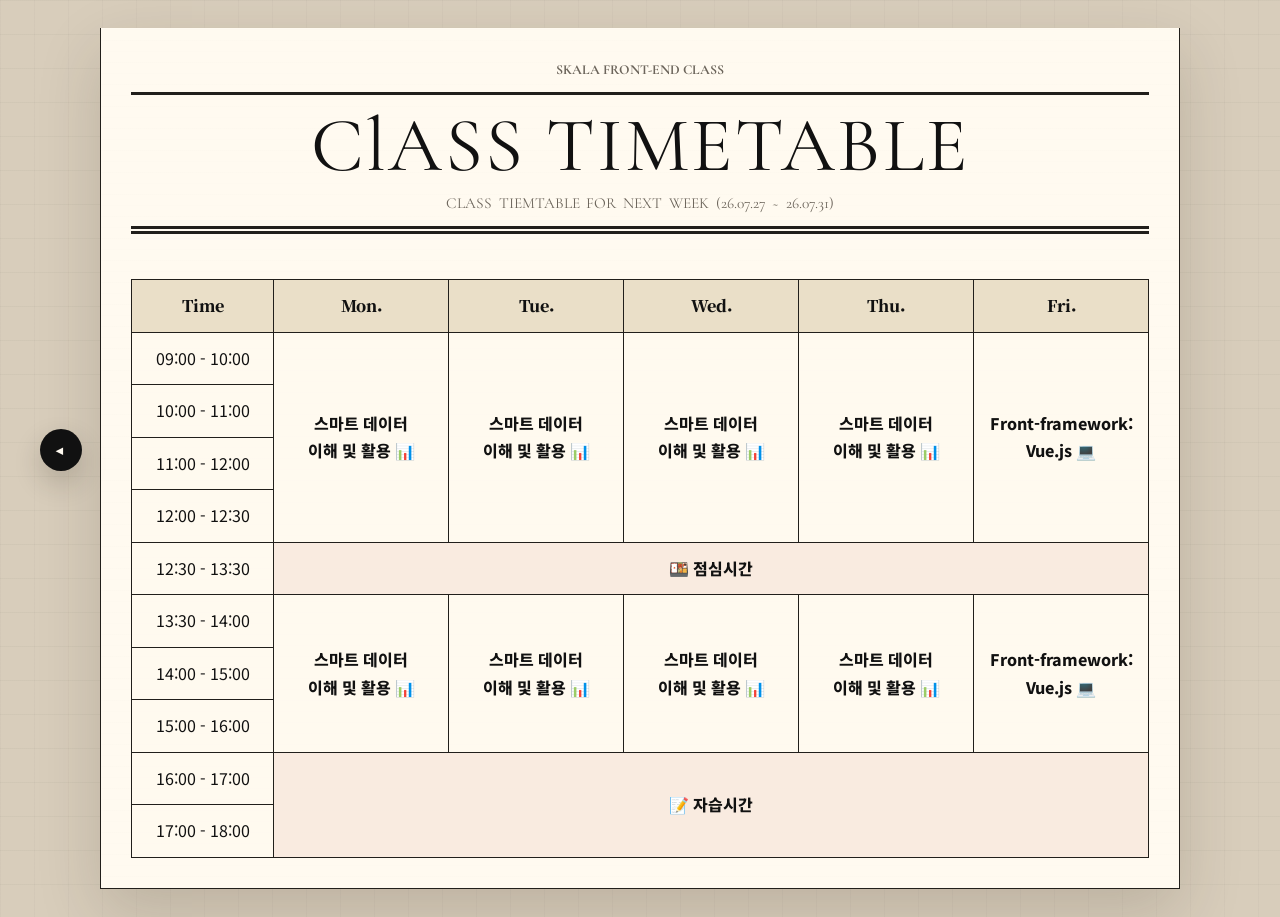
<file: html/myClass.html>
<!DOCTYPE html>
<html lang="ko">
<head>
    <meta charset="UTF-8">
    <meta name="viewport" content="width=device-width, initial-scale=1.0">
    <title>나의 강의 시간표</title>
    <link rel="stylesheet" href="../css/style.css">
    <link rel="stylesheet" href="../css/style.css?v=153">
</head>
<body class="newspaper-subpage class-page">
    <div class="container">
        <h1> ClASS TIMETABLE</h1>
        <div class="subpage-masthead-meta">
            <p>CLASS TIEMTABLE FOR NEXT WEEK  (26.07.27 ~ 26.07.31)</p>
        </div>

        <table border="1" cellpadding="10" cellspacing="0">
            <thead>
                <br>
                <tr>
                    <th>Time</th>
                    <th>Mon.</th>
                    <th>Tue.</th>
                    <th>Wed.</th>
                    <th>Thu.</th>
                    <th>Fri.</th>
                </tr>
            </thead>
            <tbody>
                <tr>
                    <td>09:00 - 10:00</td>
                    <td rowspan="4">스마트 데이터<br>이해 및 활용 📊</td>
                    <td rowspan="4">스마트 데이터<br>이해 및 활용 📊</td>
                    <td rowspan="4">스마트 데이터<br>이해 및 활용 📊</td>
                    <td rowspan="4">스마트 데이터<br>이해 및 활용 📊</td>
                    <td rowspan="4">Front-framework:<br>Vue.js 💻</td>
                </tr>
                <tr>
                    <td>10:00 - 11:00</td>
                </tr>
                <tr>
                    <td>11:00 - 12:00</td>
                </tr>
                <tr>
                    <td>12:00 - 12:30</td>
                </tr>
                <tr>
                    <td>12:30 - 13:30</td>
                    <td colspan="5">🍱 점심시간</td>
                </tr>
                <tr>
                    <td>13:30 - 14:00</td>
                    <td rowspan="3">스마트 데이터<br>이해 및 활용 📊</td>
                    <td rowspan="3">스마트 데이터<br>이해 및 활용 📊</td>
                    <td rowspan="3">스마트 데이터<br>이해 및 활용 📊</td>
                    <td rowspan="3">스마트 데이터<br>이해 및 활용 📊</td>
                    <td rowspan="3">Front-framework:<br>Vue.js 💻</td>
                </tr>
                <tr>
                    <td>14:00 - 15:00</td>
                </tr>
                <tr>
                    <td>15:00 - 16:00</td>
                </tr>
                <tr>
                    <td>16:00 - 17:00</td>
                    <td colspan="5" rowspan="2">📝 자습시간</td>
                </tr>
                <tr>
                    <td>17:00 - 18:00</td>
                </tr>
            </tbody>
        </table>
    </div>
    <script src="../script/navigationUX.js?v=19"></script>
</body>
</html>
</file>
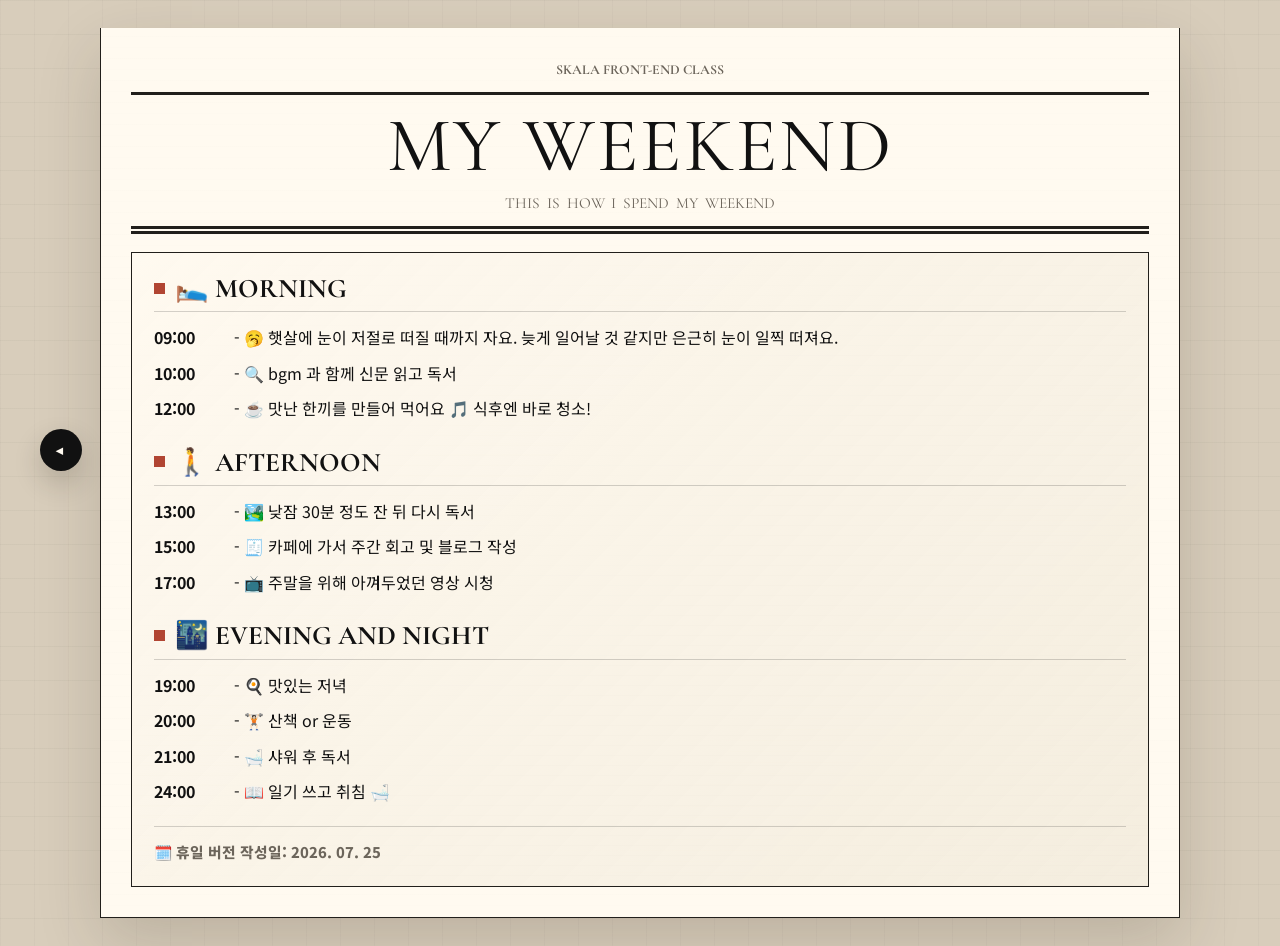
<file: html/myHoliday.html>
<!DOCTYPE html>
<html lang="ko">
<head>
    <meta charset="UTF-8">
    <meta name="viewport" content="width=device-width, initial-scale=1.0">
    <title>My Weekend</title>
    <link rel="stylesheet" href="../css/style.css">
    <link rel="stylesheet" href="../css/style.css?v=153">
</head>
<body class="newspaper-subpage holiday-page">
    <div class="container">
        <h1>MY WEEKEND</h1>
        <div class="subpage-masthead-meta">
            <p>THIS IS HOW I SPEND MY WEEKEND</p>
        </div>

        <div class="holiday-content-frame">
            <h2>🛌 MORNING  </h2>
            <div class="holiday-schedule">
                <div class="holiday-entry"><strong>09:00</strong><span>- 🥱 햇살에 눈이 저절로 떠질 때까지 자요. 늦게 일어날 것 같지만 은근히 눈이 일찍 떠져요.</span></div>
                <div class="holiday-entry"><strong>10:00</strong><span>- 🔍 bgm 과 함께 신문 읽고 독서</span></div>
                <div class="holiday-entry"><strong>12:00</strong><span>- ☕ 맛난 한끼를 만들어 먹어요 🎵 식후엔 바로 청소!</span></div>
            </div>

            <h2>🚶 AFTERNOON</h2>
            <div class="holiday-schedule">
                <div class="holiday-entry"><strong>13:00</strong><span>- 🏞️ 낮잠 30분 정도 잔 뒤 다시 독서</span></div>
                <div class="holiday-entry"><strong>15:00</strong><span>- 🧾 카페에 가서 주간 회고 및 블로그 작성</span></div>
                <div class="holiday-entry"><strong>17:00</strong><span>- 📺 주말을 위해 아껴두었던 영상 시청</span></div>
            </div>

            <h2>🌃 EVENING AND NIGHT</h2>
            <div class="holiday-schedule">
                <div class="holiday-entry"><strong>19:00</strong><span>- 🍳 맛있는 저녁</span></div>
                <div class="holiday-entry"><strong>20:00</strong><span>- 🏋🏻 산책 or 운동</span></div>
                <div class="holiday-entry"><strong>21:00</strong><span>- 🛁 샤워 후 독서</span></div>
                <div class="holiday-entry"><strong>24:00</strong><span>- 📖 일기 쓰고 취침 🛁</span></div>
            </div>

            <p class="holiday-updated">🗓️ 휴일 버전 작성일: 2026. 07. 25</p>
        </div>
    </div>
    <script src="../script/navigationUX.js?v=19"></script>
</body>
</html>
</file>
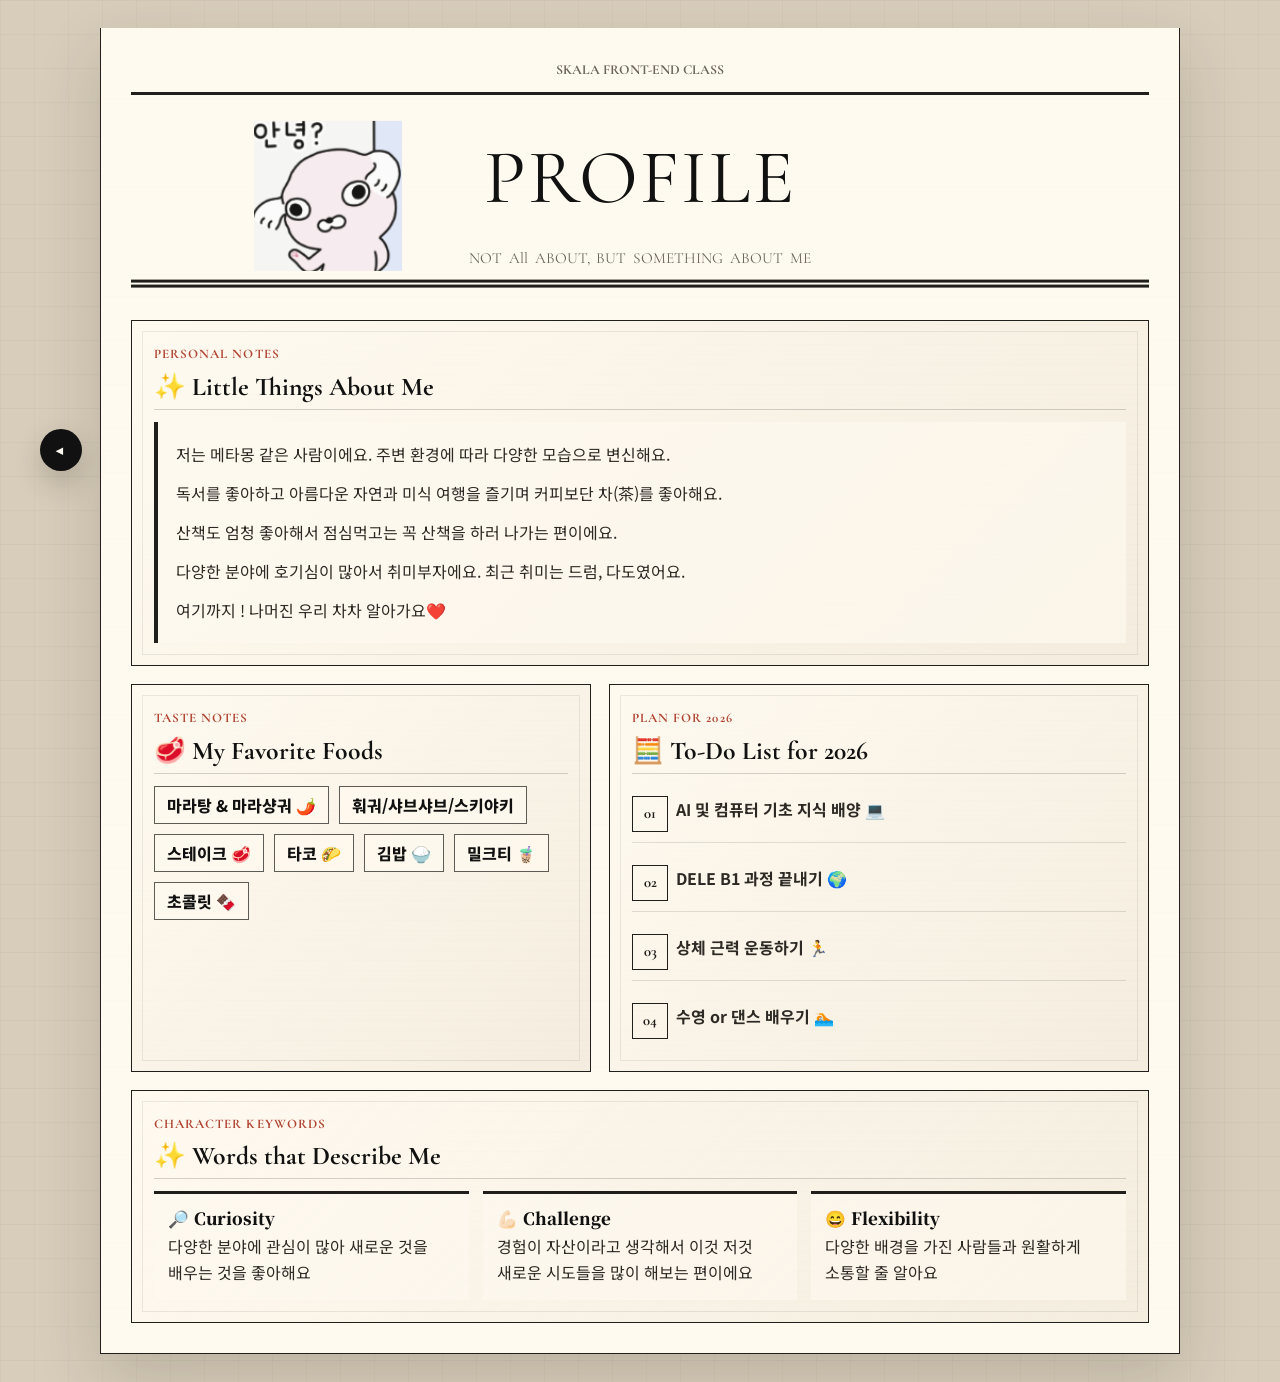
<file: html/myProfile.html>
<!DOCTYPE html>
<html lang="ko">
<head>
    <meta charset="UTF-8">
    <meta name="viewport" content="width=device-width, initial-scale=1.0">
    <title>나의 소개</title>
    <link rel="stylesheet" href="../css/style.css">
    <link rel="stylesheet" href="../css/style.css?v=153">
</head>
<body class="newspaper-subpage profile-page">
    <div class="container">
        <h1 class="profile-page-title">
            <img src="../media/안녕.png" alt="">
            <span>PROFILE</span>
        </h1>
        <div class="subpage-masthead-meta">
            <p>NOT All ABOUT, BUT SOMETHING ABOUT ME</p>
        </div>

        <main class="profile-content-grid" aria-label="프로필 상세 소개">
            <section class="profile-section profile-about-section">
                <p class="profile-kicker">Personal Notes</p>
                <h2>✨ Little Things About Me</h2>
                <div class="profile-about-copy">
                    <p>저는 메타몽 같은 사람이에요. 주변 환경에 따라 다양한 모습으로 변신해요.</p>
                    <p>독서를 좋아하고 아름다운 자연과 미식 여행을 즐기며 커피보단 차(茶)를 좋아해요.</p>
                    <p>산책도 엄청 좋아해서 점심먹고는 꼭 산책을 하러 나가는 편이에요.</p>
                    <p>다양한 분야에 호기심이 많아서 취미부자에요. 최근 취미는 드럼, 다도였어요.</p>
                    <p>여기까지 ! 나머진 우리 차차 알아가요❤️</p>
                </div>
            </section>

            <section class="profile-section profile-foods">
                <p class="profile-kicker">Taste Notes</p>
                <h2>🥩 My Favorite Foods</h2>
                <ul class="profile-chip-list">
                    <li>마라탕 & 마라샹궈 🌶️</li>
                    <li>훠궈/샤브샤브/스키야키</li>
                    <li>스테이크 🥩 </li>
                    <li>타코 🌮</li>
                    <li>김밥 🍚</li>
                    <li>밀크티 🧋</li>
                    <li>초콜릿 🍫</li>
                </ul>
            </section>

            <section class="profile-section profile-goals">
                <p class="profile-kicker">Plan for 2026</p>
                <h2>🧮 To-Do List for 2026</h2>
                <ol class="profile-goal-list">
                    <li>AI 및 컴퓨터 기초 지식 배양 💻</li>
                    <li>DELE B1 과정 끝내기 🌍</li>
                    <li>상체 근력 운동하기 🏃</li>
                    <li>수영 or 댄스 배우기 🏊🏻</li>
                </ol>
            </section>

            <section class="profile-section profile-traits-section">
                <p class="profile-kicker">Character Keywords</p>
                <h2>✨ Words that Describe Me</h2>
                <dl class="profile-trait-list">
                    <div class="profile-trait">
                        <dt>🔎 Curiosity</dt>
                        <dd>다양한 분야에 관심이 많아 새로운 것을 배우는 것을 좋아해요</dd>
                    </div>
                    <div class="profile-trait">
                        <dt>💪🏻 Challenge</dt>
                        <dd>경험이 자산이라고 생각해서 이것 저것 새로운 시도들을 많이 해보는 편이에요</dd>
                    </div>
                    <div class="profile-trait">
                        <dt>😄 Flexibility</dt>
                        <dd>다양한 배경을 가진 사람들과 원활하게 소통할 줄 알아요</dd>
                    </div>
                </dl>
            </section>
        </main>
    </div>
    <script src="../script/navigationUX.js?v=19"></script>
    <script src="../script/profileHeaderImage.js?v=7"></script>
</body>
</html>
</file>
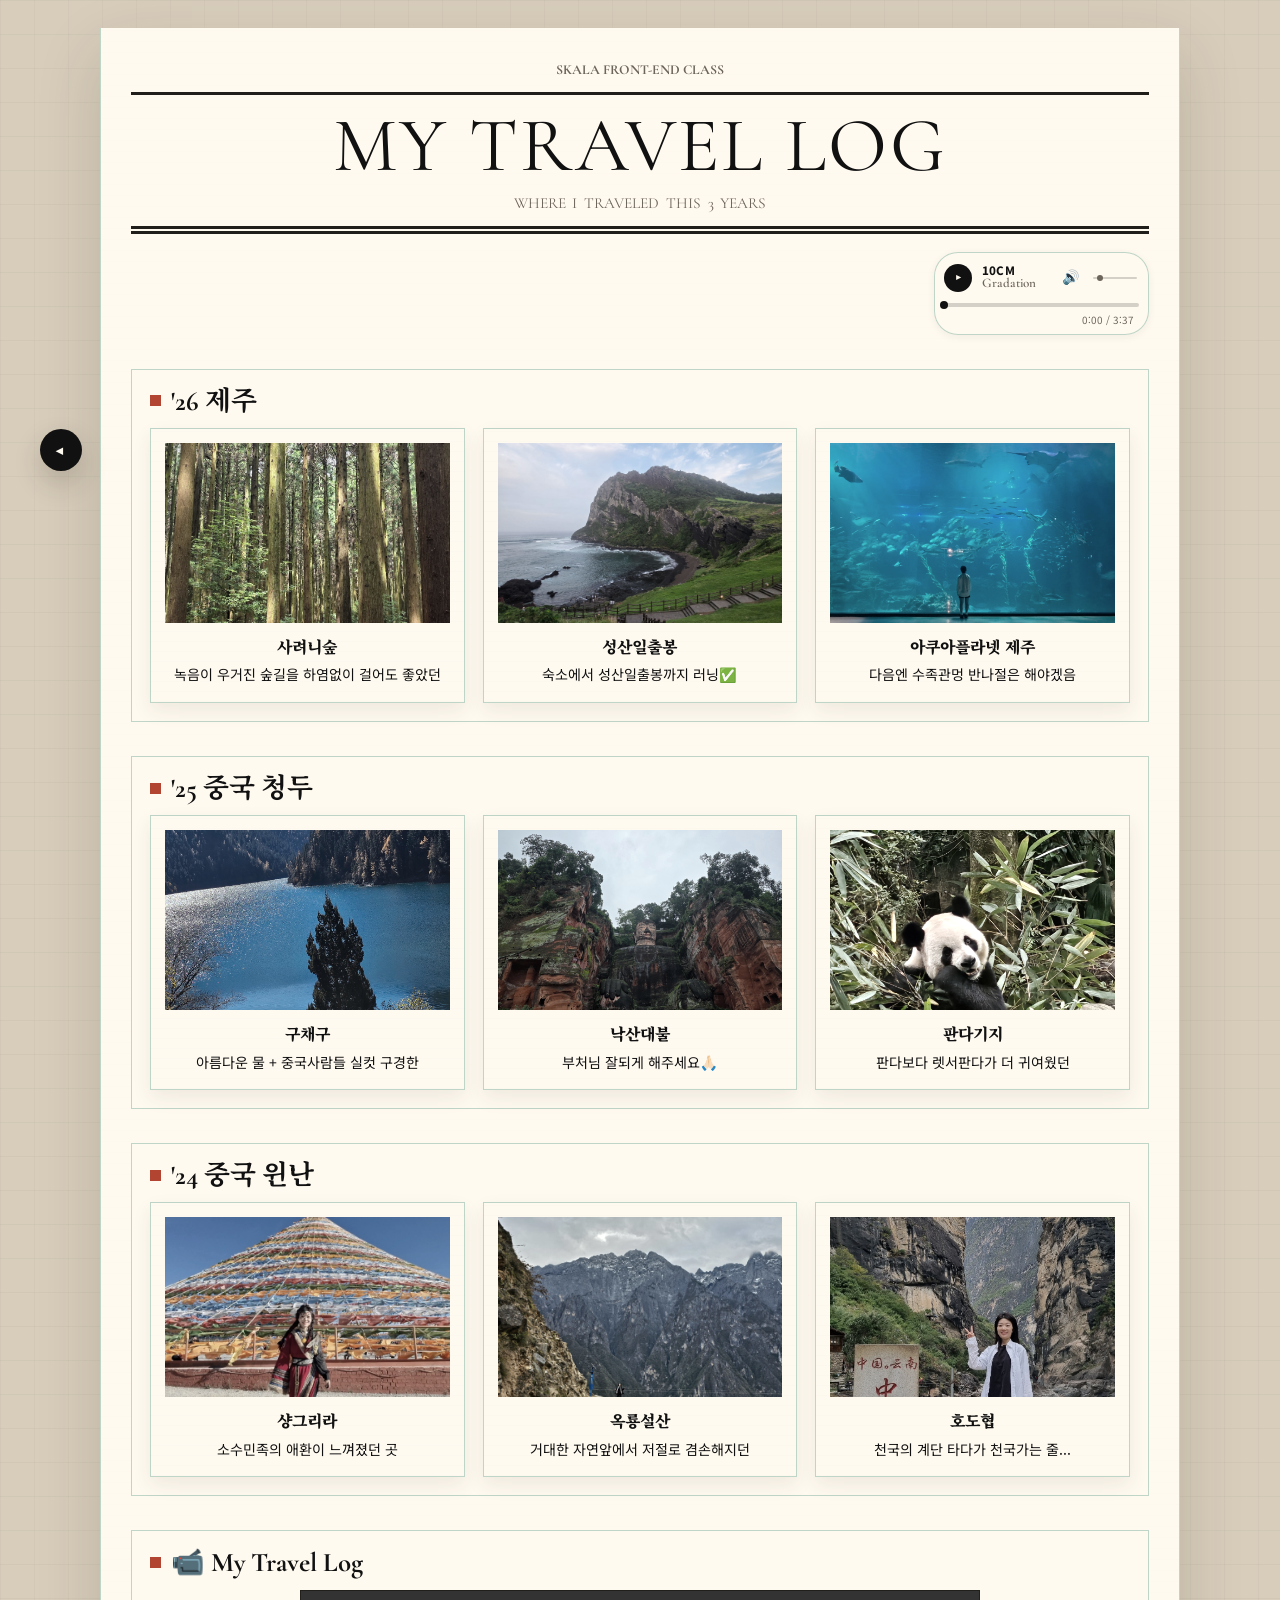
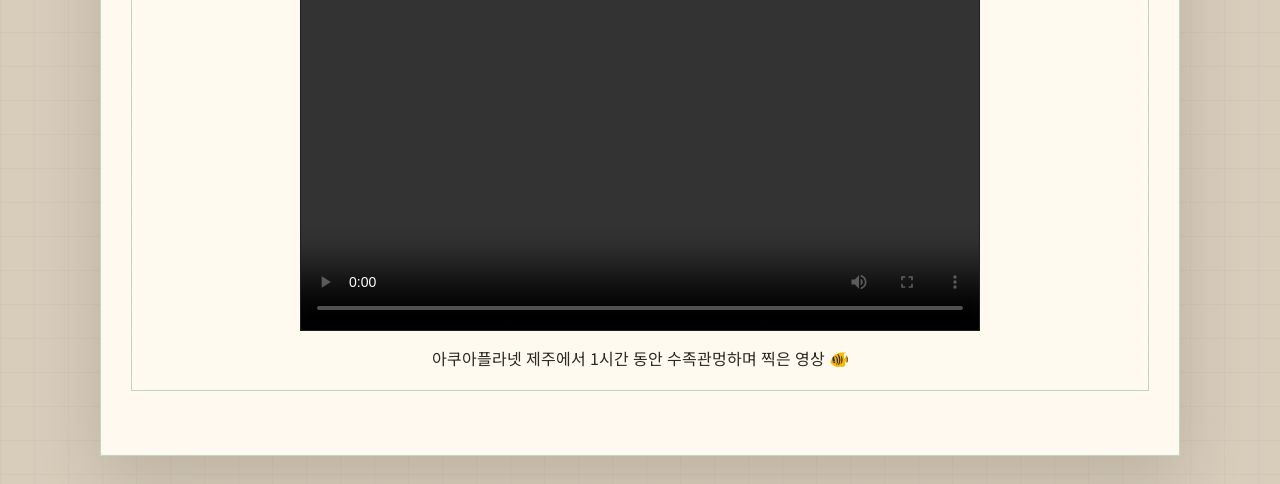
<file: html/myTrip.html>
<!DOCTYPE html>
<html lang="ko">
<head>
    <meta charset="UTF-8">
    <meta name="viewport" content="width=device-width, initial-scale=1.0">
    <title>나의 여행 앨범</title>
    <link rel="stylesheet" href="../css/style.css?v=153">
</head>
<body class="newspaper-subpage trip-page">
    <div class="container">
        <h1>MY TRAVEL LOG</h1>
        <div class="subpage-masthead-meta">
            <p>WHERE I TRAVELED THIS 3 YEARS</p>
        </div>

        <div class="trip-audio-player">
            <audio id="trip-audio" preload="metadata" autoplay>
                <source src="../media/10CM _ Gradation(그라데이션).mp3" type="audio/mpeg">
                브라우저가 오디오 태그를 지원하지 않습니다.
            </audio>
            <div class="trip-audio-controls" aria-label="10CM - Gradation 오디오 플레이어">
                <button id="trip-audio-play" class="trip-audio-play" type="button" aria-label="재생">▶</button>
                <span class="trip-audio-title">
                    <span class="trip-audio-artist">10CM</span>
                    <span class="trip-audio-track-title">Gradation</span>
                </span>
                <div id="trip-audio-progress" class="trip-audio-progress" role="slider" tabindex="0" aria-label="재생 위치" aria-valuemin="0" aria-valuemax="0" aria-valuenow="0"></div>
                <button id="trip-audio-volume" class="trip-audio-volume" type="button" aria-label="음소거">🔊</button>
                <input id="trip-audio-volume-range" class="trip-audio-volume-range" type="range" min="0" max="1" step="0.01" value="0.1" aria-label="음량 조절">
            </div>
            <div id="trip-audio-status" class="trip-audio-status" aria-live="polite">0:00 / 3:37</div>
        </div>

        <hr>

        <section class="trip-year-section">
            <h2>'26 제주</h2>
            <div class="trip-grid">
                <div class="trip-card">
                    <img src="../media/사려니숲.jpg" alt="사려니숲">
                    <p>사려니숲<br><span>녹음이 우거진 숲길을 하염없이 걸어도 좋았던</span></p>
                </div>

                <div class="trip-card">
                    <img src="../media/성산일출봉.jpg" alt="성산일출봉">
                    <p>성산일출봉<br><span>숙소에서 성산일출봉까지 러닝✅</span></p>
                </div>

                <div class="trip-card">
                    <img src="../media/아쿠아플라넷제주.jpg" alt="아쿠아플라넷제주">
                    <p>아쿠아플라넷 제주<br><span>다음엔 수족관멍 반나절은 해야겠음</span></p>
                </div>
            </div>
        </section>

        <hr>

        <section class="trip-year-section">
            <h2>'25 중국 청두</h2>
            <div class="trip-grid">
                <div class="trip-card">
                    <img src="../media/구채구.jpg" alt="구채구">
                    <p>구채구<br><span>아름다운 물 + 중국사람들 실컷 구경한</span></p>
                </div>

                <div class="trip-card">
                    <img src="../media/낙산대불.jpg" alt="낙산대불">
                    <p>낙산대불<br><span>부처님 잘되게 해주세요🙏🏻</span></p>
                </div>

                <div class="trip-card">
                    <img src="../media/판다.jpg" alt="판다">
                    <p>판다기지<br><span>판다보다 렛서판다가 더 귀여웠던</span></p>
                </div>
            </div>
        </section>

        <hr>

        <section class="trip-year-section">
            <h2>'24 중국 윈난</h2>
            <div class="trip-grid">
                <div class="trip-card">
                    <img src="../media/샹그리라.jpg" alt="샹그리라">
                    <p>샹그리라<br><span>소수민족의 애환이 느껴졌던 곳</span></p>
                </div>

                <div class="trip-card">
                    <img src="../media/차마고도.jpg" alt="차마고도">
                    <p>옥룡설산<br><span>거대한 자연앞에서 저절로 겸손해지던</span></p>
                </div>

                <div class="trip-card">
                    <img src="../media/호도협.jpg" alt="호도협">
                    <p>호도협<br><span>천국의 계단 타다가 천국가는 줄...</span></p>
                </div>
            </div>
        </section>

        <hr>

        <section class="trip-video-section">
            <h2>📹 My Travel Log</h2>
            <video controls width="420">
                <source src="../media/수족관멍.mp4" type="video/mp4">
                브라우저가 비디오 태그를 지원하지 않습니다.
            </video>
            <p class="trip-video-caption">아쿠아플라넷 제주에서 1시간 동안 수족관멍하며 찍은 영상 🐠</p>
        </section>
    </div>
    <script src="../script/navigationUX.js?v=19"></script>
    <script src="../script/tripAudio.js?v=6"></script>
    <script src="../script/imageHoverPreview.js?v=1"></script>
</body>
</html>
</file>
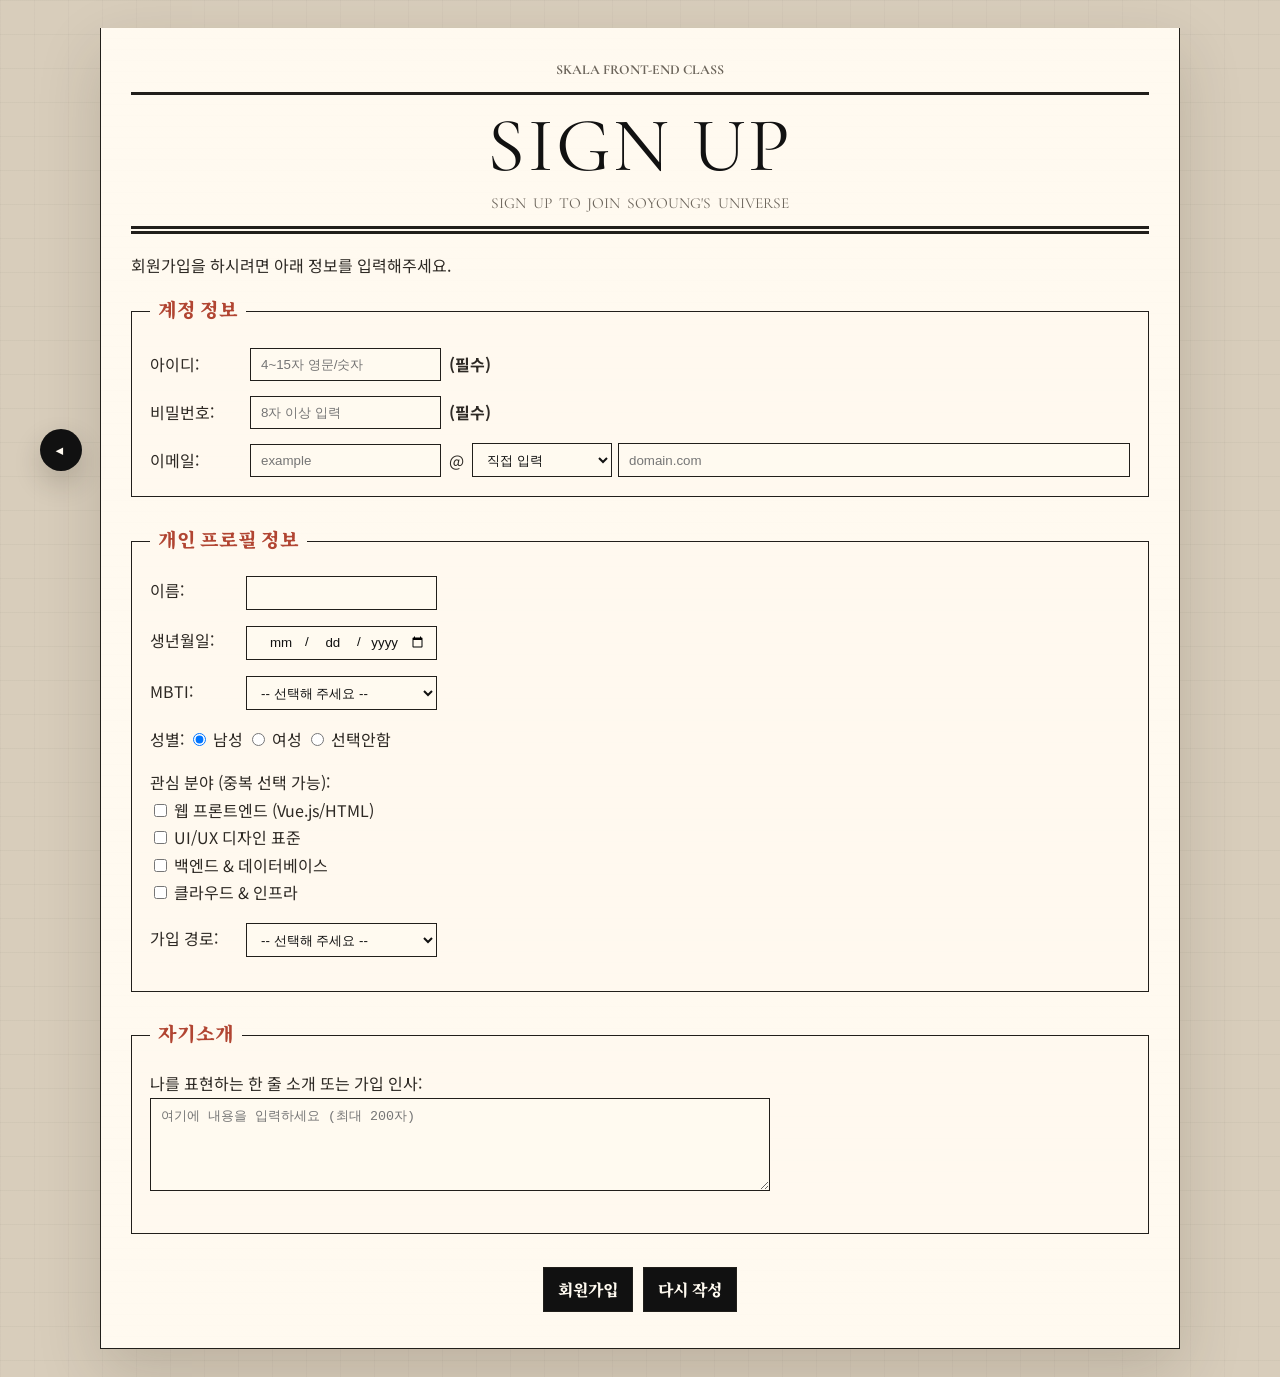
<file: html/signUp.html>
<!DOCTYPE html>
<html lang="ko">
<head>
    <meta charset="UTF-8">
    <meta name="viewport" content="width=device-width, initial-scale=1.0">
    <title>회원가입</title>
    <link rel="stylesheet" href="../css/style.css">
    <link rel="stylesheet" href="../css/style.css?v=153">
</head>
<body class="newspaper-subpage">
    <div class="container">
        <h1>SIGN UP</h1>
        <div class="subpage-masthead-meta">
            <p>SIGN UP TO JOIN SOYOUNG'S UNIVERSE</p>
        </div>

        <p>회원가입을 하시려면 아래 정보를 입력해주세요.</p>
        <hr>

        <form action="signUpResult.html" method="get">
            <fieldset>
                <legend>계정 정보</legend>

                <p>
                    <label for="user-id">아이디:</label>
                    <input type="text" id="user-id" name="userId" placeholder="4~15자 영문/숫자" minlength="4" maxlength="15" required>
                    <strong>(필수)</strong>
                </p>

                <p>
                    <label for="password">비밀번호:</label>
                    <input type="password" id="password" name="password" placeholder="8자 이상 입력" minlength="8" required>
                    <strong>(필수)</strong>
                </p>

                <p class="email-row">
                    <label for="email-id">이메일:</label>
                    <input type="text" id="email-id" name="emailId" placeholder="example" required>
                    <span class="email-at" aria-hidden="true">@</span>
                    <span class="email-domain-control">
                        <select name="emailDomain" id="email-domain">
                            <option value="">직접 입력</option>
                            <option value="gmail.com">gmail.com</option>
                            <option value="naver.com">naver.com</option>
                            <option value="daum.net">daum.net</option>
                        </select>
                        <input type="text" id="email-domain-custom" name="emailDomainCustom" placeholder="domain.com" aria-label="이메일 도메인 직접 입력" hidden>
                    </span>
                </p>
            </fieldset>

            <br>

            <fieldset>
                <legend>개인 프로필 정보</legend>

                <p>
                    <label for="name">이름:</label>
                    <input type="text" id="name" name="name">
                </p>

                <p>
                    <label for="birthday">생년월일:</label>
                    <input type="date" id="birthday" name="birthday">
                </p>

                <p>
                    <label for="mbti">MBTI:</label>
                    <select id="mbti" name="mbti">
                        <option value="">-- 선택해 주세요 --</option>
                        <option value="ISTJ">ISTJ</option>
                        <option value="ISFJ">ISFJ</option>
                        <option value="INFJ">INFJ</option>
                        <option value="INTJ">INTJ</option>
                        <option value="ISTP">ISTP</option>
                        <option value="ISFP">ISFP</option>
                        <option value="INFP">INFP</option>
                        <option value="INTP">INTP</option>
                        <option value="ESTP">ESTP</option>
                        <option value="ESFP">ESFP</option>
                        <option value="ENFP">ENFP</option>
                        <option value="ENTP">ENTP</option>
                        <option value="ESTJ">ESTJ</option>
                        <option value="ESFJ">ESFJ</option>
                        <option value="ENFJ">ENFJ</option>
                        <option value="ENTJ">ENTJ</option>
                    </select>
                </p>

                <p>
                    성별:
                    <input type="radio" id="male" name="gender" value="남성" checked>
                    <label for="male">남성</label>
                    <input type="radio" id="female" name="gender" value="여성">
                    <label for="female">여성</label>
                    <input type="radio" id="none" name="gender" value="선택안함">
                    <label for="none">선택안함</label>
                </p>

                <p>
                    관심 분야 (중복 선택 가능):<br>
                    <input type="checkbox" id="frontend" name="interest" value="웹 프론트엔드">
                    <label for="frontend">웹 프론트엔드 (Vue.js/HTML)</label><br>
                    <input type="checkbox" id="uiux" name="interest" value="UI/UX 디자인 표준">
                    <label for="uiux">UI/UX 디자인 표준</label><br>
                    <input type="checkbox" id="backend" name="interest" value="백엔드 & 데이터베이스">
                    <label for="backend">백엔드 & 데이터베이스</label><br>
                    <input type="checkbox" id="cloud" name="interest" value="클라우드 & 인프라">
                    <label for="cloud">클라우드 & 인프라</label>
                </p>

                <p>
                    <label for="route">가입 경로:</label>
                    <select name="route" id="route">
                        <option value="">-- 선택해 주세요 --</option>
                        <option value="검색">검색</option>
                        <option value="지인 추천">지인 추천</option>
                        <option value="SNS">SNS</option>
                        <option value="강의">강의</option>
                    </select>
                </p>
            </fieldset>

            <br>

            <fieldset>
                <legend>자기소개</legend>

                <p>
                    <label for="intro">나를 표현하는 한 줄 소개 또는 가입 인사:</label><br>
                    <textarea id="intro" name="intro" rows="5" cols="55" maxlength="200" placeholder="여기에 내용을 입력하세요 (최대 200자)"></textarea>
                </p>
            </fieldset>

            <br>

            <div class="sign-up-actions">
                <input type="submit" value="회원가입">
                <input type="reset" value="다시 작성">
            </div>
        </form>
    </div>
    <script src="../script/navigationUX.js?v=19"></script>
    <script src="../script/signUp.js?v=1"></script>
</body>
</html>
</file>
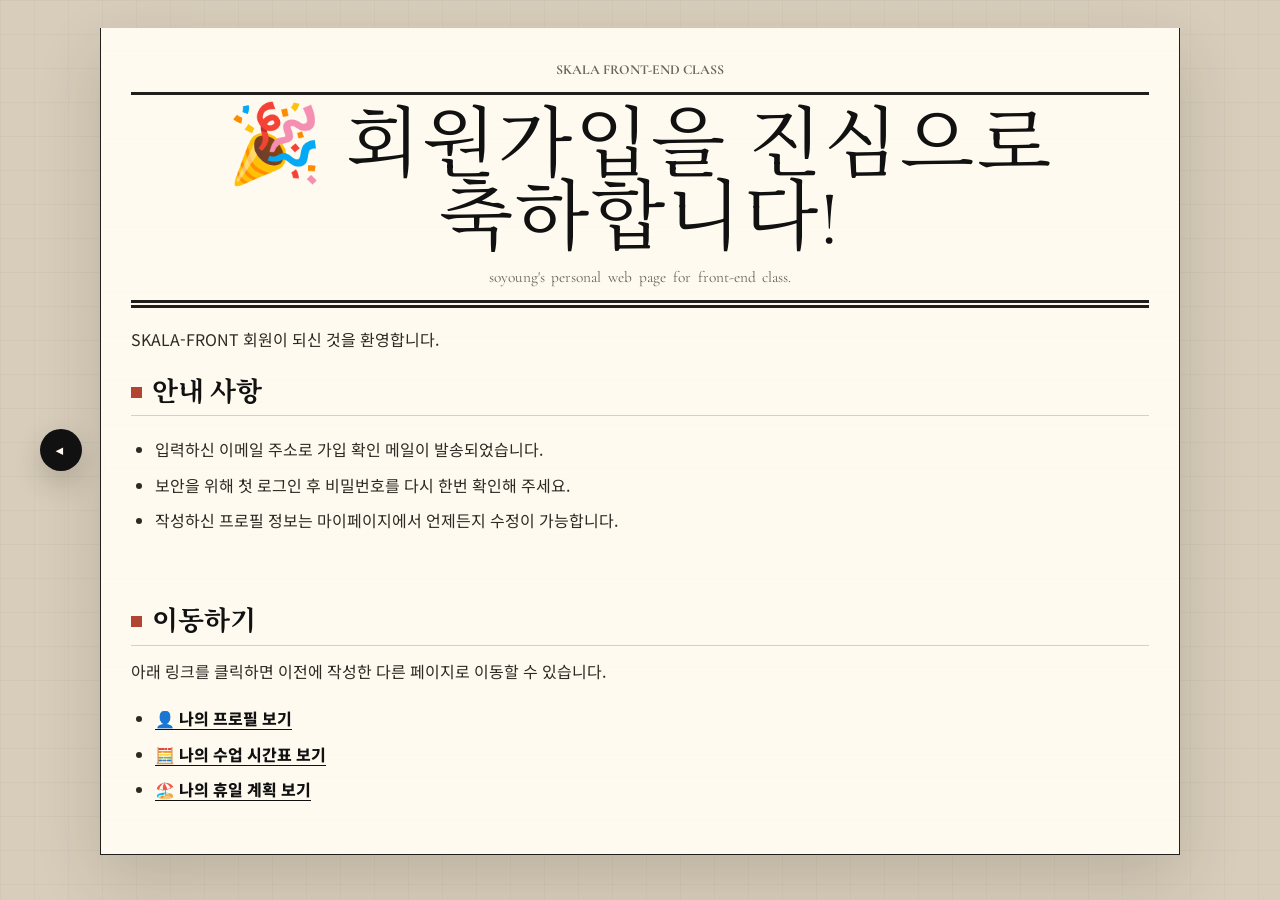
<file: html/signUpResult.html>
<!DOCTYPE html>
<html lang="ko">
<head>
    <meta charset="UTF-8">
    <meta name="viewport" content="width=device-width, initial-scale=1.0">
    <title>회원가입결과</title>
    <link rel="stylesheet" href="../css/style.css">
    <link rel="stylesheet" href="../css/style.css?v=153">
</head>
<body class="newspaper-subpage">
    <div class="container">
        <h1>🎉 회원가입을 진심으로 축하합니다!</h1>
        <div class="subpage-masthead-meta">
            <p>soyoung's personal web page for front-end class.</p>
        </div>

        <p>SKALA-FRONT 회원이 되신 것을 환영합니다.</p>
        <hr>

        <h2>안내 사항</h2>
        <ul>
            <li>입력하신 이메일 주소로 가입 확인 메일이 발송되었습니다.</li>
            <li>보안을 위해 첫 로그인 후 비밀번호를 다시 한번 확인해 주세요.</li>
            <li>작성하신 프로필 정보는 마이페이지에서 언제든지 수정이 가능합니다.</li>
        </ul>

        <br>

        <h2>이동하기</h2>
        <p>아래 링크를 클릭하면 이전에 작성한 다른 페이지로 이동할 수 있습니다.</p>
        <ul>
            <li><a href="myProfile.html">👤 나의 프로필 보기</a></li>
            <li><a href="myClass.html">🧮 나의 수업 시간표 보기</a></li>
            <li><a href="myHoliday.html">🏖️ 나의 휴일 계획 보기</a></li>
        </ul>

        <hr>
    </div>
    <script src="../script/navigationUX.js?v=19"></script>
</body>
</html>
</file>
<file: css/style.css>
@import url("https://fonts.cdnfonts.com/css/chomsky");
@import url("https://fonts.googleapis.com/css2?family=Cormorant+Garamond:wght@400;500;600;700&family=Noto+Sans+KR:wght@400;600;700;800&family=Noto+Serif+KR:wght@500;700;900&display=swap");

:root {
    --ink: #111111;
    --paper: #f4efe4;
    --sheet: #fffaf0;
    --muted: #6c655b;
    --rule: #211f1b;
    --hairline: rgba(17, 17, 17, 0.18);
    --soft-green-line: rgba(23, 116, 95, 0.28);
    --accent: #b14532;
    --green: #17745f;
    --shadow: 0 24px 60px rgba(45, 35, 23, 0.16);
    --intro-paper-width: min(940px, calc(100vw - 160px));
    --intro-next-gap: 34px;
}

* {
    box-sizing: border-box;
}

body {
    margin: 0;
    background:
        linear-gradient(rgba(17, 17, 17, 0.03) 1px, transparent 1px),
        linear-gradient(90deg, rgba(17, 17, 17, 0.025) 1px, transparent 1px),
        #d8cdbb;
    background-size: 34px 34px;
    color: var(--ink);
    font-family: "Noto Sans KR", "Malgun Gothic", Arial, sans-serif;
    line-height: 1.72;
    overflow-x: hidden;
}

body.intro-is-open {
    overflow: hidden;
}

.page-turn-intro {
    position: fixed;
    inset: 0;
    z-index: 3000;
    display: flex;
    align-items: center;
    justify-content: center;
    padding: 32px;
    background: #d8cdbb;
    perspective: 1600px;
    pointer-events: auto;
    overflow-y: auto;
}

.page-turn-intro.intro-leaving {
    animation: introFade 260ms ease 1180ms forwards;
    pointer-events: none;
}

.page-turn-intro.intro-hidden {
    display: none;
}

.intro-flipbook {
    position: absolute !important;
    top: 50% !important;
    left: 50% !important;
    z-index: 1;
    width: min(940px, 90vw);
    height: min(700px, calc(100vh - 64px));
    opacity: 1;
    pointer-events: none;
    transform: translate(-50%, -50%) !important;
}

.intro-flipbook .stf__block {
    transform: translateX(-25%);
}

.page-turn-intro.intro-leaving .intro-flipbook {
    opacity: 0;
}

.page-turn-intro.intro-finishing {
    animation: introFade 260ms ease forwards;
    pointer-events: none;
}

.page-turn-intro.intro-finishing + .newspaper {
    animation: newspaperReveal 420ms cubic-bezier(0.22, 0.78, 0.28, 1) both;
}

.intro-page {
    background: var(--sheet);
}

.intro-paper {
    position: relative;
    container-type: inline-size;
    width: 100%;
    min-height: 100%;
    padding: clamp(26px, 4vw, 46px);
    border: 1px solid var(--rule);
    background:
        linear-gradient(100deg, rgba(255, 255, 255, 0.32), transparent 34%),
        repeating-linear-gradient(0deg, rgba(17, 17, 17, 0.045), rgba(17, 17, 17, 0.045) 1px, transparent 1px, transparent 12px),
        var(--sheet);
    box-shadow: 0 34px 90px rgba(37, 29, 20, 0.28);
    transform-origin: left center;
    overflow: hidden;
}

.intro-flipbook .intro-paper {
    display: flex;
    flex-direction: column;
    min-height: 0;
    height: 100% !important;
}

.intro-flipbook .stf__item {
    top: 0 !important;
}

.intro-static-paper {
    z-index: 2;
    flex: none;
    width: var(--intro-paper-width);
    max-width: calc(100vw - 160px);
    min-height: min(700px, calc(100vh - 96px));
    max-height: calc(100vh - 96px);
    overflow: hidden;
}

.intro-static-paper::before,
.intro-static-paper::after {
    content: "";
    position: absolute;
    top: 0;
    right: 0;
    height: 100%;
    pointer-events: none;
}

.intro-static-paper::before {
    z-index: 4;
    width: 0;
    border-left: 1px solid rgba(17, 17, 17, 0.24);
    background:
        linear-gradient(105deg, rgba(17, 17, 17, 0.2), rgba(255, 250, 240, 0.94) 18%, rgba(230, 219, 202, 0.96) 56%, rgba(255, 255, 255, 0.72)),
        repeating-linear-gradient(0deg, rgba(17, 17, 17, 0.035), rgba(17, 17, 17, 0.035) 1px, transparent 1px, transparent 12px),
        var(--sheet);
    box-shadow: -22px 0 34px rgba(17, 17, 17, 0.2);
    opacity: 0;
    transform: skewY(-1deg) scaleX(0.04);
    transform-origin: right center;
}

.intro-static-paper::after {
    z-index: 3;
    width: 72%;
    background:
        linear-gradient(90deg, transparent 0%, rgba(17, 17, 17, 0.08) 34%, rgba(17, 17, 17, 0.26) 100%);
    opacity: 0;
}

.page-turn-intro.intro-leaving .intro-static-paper {
    animation: pageTurn 1250ms cubic-bezier(0.2, 0.62, 0.18, 1) forwards;
}

.page-turn-intro.intro-leaving .intro-static-paper::before {
    animation: pageCurlFold 1250ms cubic-bezier(0.2, 0.62, 0.18, 1) forwards;
}

.page-turn-intro.intro-leaving .intro-static-paper::after {
    animation: pageCurlShadow 1250ms cubic-bezier(0.2, 0.62, 0.18, 1) forwards;
}

.intro-flipbook .intro-paper-title {
    font-size: clamp(2.1rem, 5vw, 4.15rem);
}

.intro-paper-back {
    display: flex;
    flex-direction: column;
    justify-content: center;
}

.intro-paper-label {
    width: max-content;
    max-width: 100%;
    margin: -12px auto 10px;
    padding: 7px 12px;
    border: 1px solid var(--rule);
    color: var(--muted);
    font-size: 0.7rem;
    font-weight: 800;
    line-height: 1.1;
    text-align: center;
}

.intro-title-rule {
    width: min(72%, 620px);
    height: 7px;
    margin: 0 auto 13px;
}

.intro-paper-meta {
    display: grid;
    grid-template-columns: minmax(0, 1fr) auto minmax(0, 1fr);
    gap: 10px;
    align-items: center;
    padding: 9px 0;
    border-top: 6px double var(--rule);
    border-bottom: 1px solid var(--rule);
    color: var(--muted);
    font-size: 0.82rem;
    font-weight: 900;
    text-align: center;
    text-transform: uppercase;
}

.intro-paper-meta span:nth-child(2) {
    justify-self: center;
}

.intro-paper-meta .intro-tags {
    display: flex;
    flex-wrap: wrap;
    justify-content: center;
    gap: 4px 16px;
    line-height: 1.45;
}

.intro-paper-meta .intro-tags span {
    white-space: nowrap;
}

.intro-current-date {
    justify-self: end;
    padding-right: 2px;
    white-space: nowrap;
}

.intro-paper-title {
    margin: 0 0 16px;
    font-family: "Cormorant Garamond", "Noto Serif KR", serif;
    font-size: clamp(2.55rem, 6.35vw, 5.15rem);
    font-weight: 400;
    line-height: 0.9;
    text-align: center;
    white-space: nowrap;
}

.intro-paper-cover {
    position: relative;
    z-index: 1;
    display: grid;
    grid-template-columns: minmax(0, 1.12fr) minmax(190px, 0.72fr);
    gap: clamp(14px, 2.2vw, 28px);
    align-items: stretch;
    margin-top: 20px;
    padding: 20px;
    border: 1px solid var(--rule);
    background:
        linear-gradient(rgba(255, 250, 240, 0.72), rgba(255, 250, 240, 0.72)),
        repeating-linear-gradient(0deg, rgba(17, 17, 17, 0.035), rgba(17, 17, 17, 0.035) 1px, transparent 1px, transparent 12px);
    box-shadow: inset 0 0 0 1px rgba(17, 17, 17, 0.04);
    min-width: 0;
    min-height: 0;
    max-width: 100%;
    overflow: hidden;
}

.intro-flipbook .intro-paper-cover {
    flex: 1 1 auto;
}

.intro-paper-cover-back {
    display: block;
    min-height: 260px;
}

.intro-text-block {
    min-width: 0;
    max-width: 100%;
    padding: clamp(12px, 1.8vw, 18px);
    border: 1px solid var(--hairline);
    background:
        linear-gradient(rgba(255, 250, 240, 0.66), rgba(255, 250, 240, 0.66)),
        repeating-linear-gradient(0deg, rgba(17, 17, 17, 0.032), rgba(17, 17, 17, 0.032) 1px, transparent 1px, transparent 10px);
}

.intro-kicker {
    margin-bottom: 6px;
    color: var(--accent);
    font-size: 0.72rem;
    font-weight: 900;
    text-transform: uppercase;
}

.intro-paper-cover h2 {
    margin-bottom: 14px;
    font-size: clamp(1.2rem, 1.75vw, 1.72rem);
    line-height: 0.98;
    white-space: normal;
}

.intro-paper-cover p {
    color: #2d2924;
    font-size: 0.91rem;
    line-height: 1.74;
    word-break: keep-all;
}

.intro-photo-block {
    position: relative;
    overflow: hidden;
    min-height: 0;
    min-width: 0;
    width: 100%;
    max-width: 100%;
    align-self: stretch;
    margin-top: 0;
    display: flex;
    align-items: stretch;
    justify-content: center;
    padding: 0;
    border: 1px solid var(--rule);
    background: #d8d0c1;
}

.intro-photo-block img {
    position: absolute;
    inset: 0;
    width: 100%;
    height: 100%;
    object-fit: cover;
    filter: grayscale(0.82) contrast(1.08);
}

@container (max-width: 680px) {
    .intro-paper-cover {
        grid-template-columns: minmax(0, 1fr);
    }

    .intro-photo-block {
        width: 100%;
        max-width: 100%;
        min-height: 220px;
        aspect-ratio: 16 / 9;
    }
}

.intro-next-button {
    position: absolute;
    top: 50%;
    left: min(calc(50% + (var(--intro-paper-width) / 2) + var(--intro-next-gap)), calc(100vw - 76px));
    z-index: 3010;
    display: inline-flex;
    align-items: center;
    justify-content: center;
    width: 46px;
    height: 46px;
    min-height: 46px;
    margin: 0;
    padding: 0 0 0 3px;
    border: 0;
    border-radius: 50%;
    background: var(--ink);
    box-shadow: 0 12px 28px rgba(37, 29, 20, 0.22);
    color: var(--sheet);
    font-family: "Noto Sans KR", "Malgun Gothic", Arial, sans-serif;
    font-size: 1.48rem;
    line-height: 1;
    outline: 0;
    transform: translateY(-50%);
    -webkit-tap-highlight-color: transparent;
}

.intro-next-button:hover,
.intro-next-button:focus-visible {
    background: var(--ink);
    box-shadow: 0 14px 32px rgba(37, 29, 20, 0.26);
    color: var(--sheet);
    outline: 0;
    transform: translateY(-50%) scale(1.08);
}

.page-turn-intro.intro-leaving .intro-next-button {
    opacity: 0;
    transform: translateY(-50%) translateX(12px);
    transition: opacity 180ms ease, transform 180ms ease;
}

a {
    color: inherit;
    font-weight: 800;
    text-decoration-thickness: 1px;
    text-underline-offset: 4px;
}

a:hover {
    color: var(--accent);
}

button,
select {
    font: inherit;
}

button {
    width: 100%;
    min-height: 44px;
    margin: 6px 0;
    border: 1px solid var(--rule);
    border-radius: 2px;
    background: var(--ink);
    color: var(--sheet);
    cursor: pointer;
    font-family: "Cormorant Garamond", "Noto Serif KR", serif;
    font-size: 1rem;
    font-weight: 900;
    letter-spacing: 0;
    transition: background-color 180ms ease, color 180ms ease, transform 180ms ease;
}

button:hover {
    background: var(--sheet);
    color: var(--ink);
    transform: translateY(-2px);
}

video {
    display: block;
    width: 100%;
    max-width: 100%;
    border: 1px solid var(--rule);
    background: #000000;
}

.newspaper {
    width: min(1180px, calc(100% - 40px));
    margin: 28px auto;
    padding: 30px;
    border: 1px solid var(--rule);
    background: var(--sheet);
    box-shadow: var(--shadow);
    overflow: hidden;
}

.newspaper:focus {
    outline: 0;
}

.page-turn-intro.intro-leaving + .newspaper {
    animation: newspaperReveal 420ms cubic-bezier(0.22, 0.78, 0.28, 1) 860ms both;
}

.page-home-button,
.scroll-top-button {
    position: fixed;
    z-index: 5000;
    display: inline-flex;
    align-items: center;
    justify-content: center;
    gap: 7px;
    width: auto;
    min-width: 0;
    min-height: 0;
    margin: 0;
    padding: 10px 13px;
    border: 1px solid var(--rule);
    border-radius: 999px;
    background: var(--ink);
    box-shadow: 0 12px 28px rgba(37, 29, 20, 0.2);
    color: var(--sheet);
    font-family: "Cormorant Garamond", "Noto Serif KR", serif;
    font-size: 0.95rem;
    font-weight: 900;
    line-height: 1;
    text-decoration: none;
}

.page-home-button {
    top: 50%;
    transform: translateY(-50%) translateY(var(--back-button-y, 0px));
}

.scroll-top-button {
    right: auto;
    bottom: 20px;
    opacity: 0;
    pointer-events: none;
    transform: translateY(10px);
    transition: opacity 180ms ease, transform 180ms ease, background-color 180ms ease, color 180ms ease;
}

.scroll-top-button.is-visible {
    opacity: 1;
    pointer-events: auto;
    transform: translateY(0);
}

.page-home-button:hover,
.page-home-button:focus-visible,
.scroll-top-button:hover,
.scroll-top-button:focus-visible {
    background: var(--sheet);
    color: var(--ink);
}

.page-home-button:hover,
.page-home-button:focus-visible {
    transform: translateY(-50%) translateY(var(--back-button-y, 0px)) translateX(-2px);
}

.scroll-top-button:hover,
.scroll-top-button:focus-visible {
    transform: translateY(-2px);
}

.scroll-top-button.is-visible:hover,
.scroll-top-button.is-visible:focus-visible {
    transform: translateY(-2px);
}

.masthead {
    border-top: 3px solid var(--rule);
    border-bottom: 8px double var(--rule);
    padding: 10px 0 6px;
    text-align: center;
}

.masthead-meta,
.story-tags,
.edition-nav {
    display: flex;
    flex-wrap: wrap;
    align-items: center;
    justify-content: center;
    gap: 10px 18px;
}

.masthead-meta {
    color: var(--muted);
    font-size: 0.78rem;
    font-weight: 800;
    letter-spacing: 0;
    text-transform: uppercase;
}

.masthead-meta-top {
    display: grid;
    grid-template-columns: minmax(0, 1fr) auto minmax(0, 1fr);
    align-items: center;
    margin-bottom: 6px;
    padding: 0 2px;
    text-align: center;
}

.masthead-meta-top > span:first-child {
    grid-column: 2;
    justify-self: center;
}

.masthead-meta-top .home-current-date {
    grid-column: 3;
    justify-self: end;
}

.masthead h1 {
    margin: 24px 0 30px;
    font-family: "Chomsky", "Old English Text MT", "Cormorant Garamond", "Noto Serif KR", serif;
    font-size: clamp(3.4rem, 8.4vw, 6.8rem);
    font-weight: 400;
    letter-spacing: 0.02em;
    line-height: 0.88;
    transform: scaleY(1.1);
    transform-origin: center;
}

.masthead h1 span {
    display: block;
}

.masthead p {
    max-width: 760px;
    margin: 0;
    color: var(--muted);
    font-size: 0.96rem;
}

.masthead-bottom-meta {
    display: grid;
    grid-template-columns: 1fr auto 1fr;
    align-items: end;
    gap: 14px;
    min-height: 24px;
}

.masthead-bottom-meta p {
    grid-column: 2;
    justify-self: center;
}

.home-current-date {
    grid-column: 3;
    justify-self: end;
    color: var(--muted);
    font-size: 0.82rem;
    font-weight: 900;
}

.intro-replay-button {
    position: fixed;
    top: 50%;
    left: max(12px, calc((100vw - 1180px) / 4 - 21px));
    z-index: 14;
    display: inline-flex;
    align-items: center;
    justify-content: center;
    width: 42px;
    height: 42px;
    min-width: 42px;
    min-height: 42px;
    margin: 0;
    padding: 0 2px 0 0;
    border: 0;
    border-radius: 50%;
    background: var(--ink);
    box-shadow: 0 12px 28px rgba(37, 29, 20, 0.2);
    color: var(--sheet);
    font-family: "Cormorant Garamond", "Noto Serif KR", serif;
    font-size: 1rem;
    font-weight: 900;
    line-height: 1;
    transform: translateY(calc(-50% + var(--greeting-scroll-shift, 0px)));
}

.intro-replay-button:hover,
.intro-replay-button:focus-visible {
    background: #2a2722;
    color: var(--sheet);
    outline: 0;
    box-shadow: 0 14px 32px rgba(37, 29, 20, 0.28);
    transform: translateY(-50%) translateX(-2px);
}

body.intro-is-open .intro-replay-button {
    display: none;
}

@media (min-width: 861px) and (max-width: 1260px) {
    .page-turn-intro {
        align-items: flex-start;
        padding-top: 16px;
    }

    .intro-flipbook {
        top: 16px !important;
        height: min(700px, calc(100vh - 32px)) !important;
        transform: translateX(-50%) !important;
    }

    .intro-flipbook .intro-paper {
        padding: clamp(18px, 2.2vw, 26px);
    }

    .intro-paper-label {
        margin: -4px auto 8px;
        padding: 6px 11px;
    }

    .intro-flipbook .intro-paper-title {
        margin-bottom: 10px;
        font-size: clamp(2rem, 4.8vw, 3.35rem);
    }

    .intro-title-rule {
        height: 5px;
        margin-bottom: 8px;
    }

    .intro-paper-cover {
        margin-top: 12px;
        padding: 12px;
        gap: 12px;
    }

    .intro-text-block {
        padding: 12px;
    }

    .intro-paper-cover h2 {
        margin-bottom: 8px;
        font-size: 1.08rem;
    }

    .intro-paper-cover p {
        font-size: 0.78rem;
        line-height: 1.42;
    }

    .intro-photo-block {
        min-height: 0;
        height: clamp(150px, 20vh, 190px);
        aspect-ratio: auto;
    }

    .newspaper,
    body.newspaper-subpage .container {
        width: calc(100% - 184px);
        margin-left: 92px;
        margin-right: 92px;
    }

    .intro-static-paper,
    .intro-flipbook .intro-paper {
        max-height: none;
        overflow: hidden;
    }

    .intro-replay-button,
    .page-home-button {
        left: 22px;
    }
}

@media (max-width: 1320px) {
    .intro-paper-meta {
        grid-template-columns: 1fr;
        gap: 3px;
    }

    .intro-paper-meta > span:first-child {
        display: none;
    }

    .intro-paper-meta .intro-tags {
        grid-column: 1;
    }

    .intro-current-date {
        grid-column: 1;
        justify-self: end;
        padding-right: 2px;
    }
}

.edition-nav {
    display: grid;
    grid-template-columns: repeat(5, minmax(0, 1fr));
    gap: 0;
    margin: 14px 0 22px;
    padding: 0;
    border-top: 1px solid var(--rule);
    border-bottom: 1px solid var(--rule);
}

.edition-nav a {
    display: flex;
    align-items: center;
    justify-content: center;
    min-height: 48px;
    padding: 8px 16px;
    border-right: 1px solid var(--hairline);
    font-family: "Cormorant Garamond", "Noto Serif KR", serif;
    font-size: 1.22rem;
    text-decoration: none;
    text-align: center;
    transition: background-color 180ms ease, color 180ms ease, box-shadow 180ms ease;
}

.edition-nav a:hover,
.edition-nav a:focus-visible {
    background: rgba(177, 69, 50, 0.14);
    color: var(--accent);
    box-shadow: inset 0 -3px 0 var(--accent);
    outline: 0;
}

.edition-nav a:last-child {
    border-right: 0;
}

.front-page,
.content-grid {
    display: grid;
    gap: 22px;
    align-items: stretch;
}

.front-page {
    grid-template-columns: minmax(0, 1.7fr) minmax(280px, 0.8fr);
    margin-bottom: 22px;
}

.content-grid {
    grid-template-columns: minmax(0, 1.35fr) minmax(310px, 0.85fr);
}

.news-desk h2 {
    font-size: clamp(2.6rem, 5.6vw, 4.6rem);
}

.paper-section,
.lead-story,
.profile-brief {
    border: 1px solid var(--rule);
    background:
        linear-gradient(rgba(255, 250, 240, 0.84), rgba(255, 250, 240, 0.84)),
        repeating-linear-gradient(0deg, rgba(17, 17, 17, 0.04), rgba(17, 17, 17, 0.04) 1px, transparent 1px, transparent 10px);
}

.paper-section,
.profile-brief {
    padding: 22px;
}

.lead-story {
    min-height: 430px;
    padding: clamp(26px, 5vw, 58px);
    display: flex;
    flex-direction: column;
    justify-content: space-between;
}

.kicker {
    margin: 0 0 10px;
    color: var(--accent);
    font-size: 0.75rem;
    font-weight: 700;
    letter-spacing: 0;
    text-transform: uppercase;
}

h2,
h3,
p {
    margin-top: 0;
}

h1,
h2,
h3,
p,
a,
dd {
    overflow-wrap: anywhere;
}

h2 {
    margin-bottom: 12px;
    font-family: "Cormorant Garamond", "Noto Serif KR", serif;
    font-weight: 600;
    letter-spacing: 0;
    line-height: 1.05;
}

.lead-story h2 {
    max-width: 780px;
    font-size: clamp(3rem, 7vw, 6.5rem);
}

.profile-brief h2,
.paper-section h2 {
    font-size: clamp(1.7rem, 3vw, 2.75rem);
}

h3 {
    margin-bottom: 8px;
    padding-bottom: 7px;
    border-bottom: 1px solid var(--rule);
    font-family: "Noto Serif KR", serif;
    font-size: 1.05rem;
}

.lead {
    max-width: 740px;
    color: #2d2924;
    font-size: clamp(1.02rem, 1.8vw, 1.28rem);
    column-count: 2;
    column-gap: 28px;
}

.story-tags {
    justify-content: flex-start;
    margin-top: 26px;
}

.story-tags span {
    padding: 6px 10px;
    border: 1px solid var(--rule);
    background: rgba(177, 69, 50, 0.08);
    color: var(--ink);
    font-size: 0.8rem;
    font-weight: 800;
}

.profile-brief dl {
    margin: 20px 0 0;
}

.profile-brief div {
    display: grid;
    grid-template-columns: 96px minmax(0, 1fr);
    gap: 12px;
    padding: 12px 0;
    border-top: 1px solid var(--hairline);
}

.profile-brief dt {
    color: var(--muted);
    font-weight: 800;
}

.profile-brief dd {
    margin: 0;
    font-weight: 700;
    overflow-wrap: anywhere;
}

.section-heading {
    display: grid;
    grid-template-columns: minmax(0, 0.9fr) minmax(0, 1.2fr);
    gap: 18px;
    align-items: end;
    margin-bottom: 14px;
    border-bottom: 1px solid var(--rule);
}

.sidebar-stack .section-heading,
.sidebar-stack .weather-map-layout {
    grid-template-columns: 1fr;
}

.sidebar-stack .paper-section h2,
.sidebar-stack .section-heading h2 {
    font-size: clamp(1.22rem, 2vw, 1.72rem);
    line-height: 1.12;
}

.sidebar-stack .world-map {
    min-height: 260px;
}

.section-heading p:last-child {
    color: var(--muted);
}

#city-select {
    width: 100%;
    margin-bottom: 16px;
    padding: 10px 12px;
    border: 1px solid var(--rule);
    border-radius: 2px;
    background: var(--sheet);
    color: var(--ink);
    font-weight: 700;
}

.weather-map-layout {
    display: grid;
    grid-template-columns: minmax(0, 1fr);
    gap: 18px;
}

.world-map {
    min-height: 420px;
    border: 1px solid var(--rule);
    background: #d8e7de;
}

.leaflet-container {
    font-family: "Noto Sans KR", "Malgun Gothic", Arial, sans-serif;
}

.city-weather-marker {
    display: flex;
    align-items: center;
    justify-content: center;
    width: 26px;
    height: 26px;
    border: 3px solid var(--sheet);
    border-radius: 50% 50% 50% 0;
    background: var(--accent);
    box-shadow: 0 7px 16px rgba(17, 17, 17, 0.28);
    transform: rotate(-45deg);
}

.city-weather-marker.active,
.city-weather-marker:hover {
    background: var(--green);
}

.current-location-marker {
    width: 30px;
    height: 30px;
    background: #b92424;
}

.city-weather-marker::after {
    content: "";
    width: 8px;
    height: 8px;
    border-radius: 50%;
    background: var(--sheet);
}

#weather-box {
    min-height: 100%;
    padding: 20px;
    border: 1px solid var(--rule);
    background:
        linear-gradient(rgba(255, 250, 240, 0.7), rgba(255, 250, 240, 0.7)),
        repeating-linear-gradient(0deg, rgba(17, 17, 17, 0.035), rgba(17, 17, 17, 0.035) 1px, transparent 1px, transparent 10px);
}

#weather-box h3 {
    font-size: 1.16rem;
}

.weather-coordinates {
    color: var(--muted);
    font-size: 0.9rem;
}

.current-location-detail {
    color: var(--muted);
    font-size: 0.92rem;
}

.weather-meta {
    display: grid;
    grid-template-columns: repeat(2, minmax(0, 1fr));
    gap: 12px;
}

.weather-meta p {
    margin: 0;
    padding: 14px;
    border: 1px solid var(--hairline);
    background: rgba(255, 250, 240, 0.82);
    text-align: center;
}

.weather-meta strong {
    display: block;
    font-family: "Cormorant Garamond", "Noto Serif KR", serif;
    font-size: 1.8rem;
    text-align: center;
}

.sidebar-stack {
    display: grid;
    gap: 18px;
}

.byline {
    color: var(--muted);
    font-size: 0.92rem;
    font-weight: 700;
    text-align: right;
}

.challenge-list {
    margin-bottom: 0;
    padding-left: 20px;
}

.challenge-list li {
    padding: 5px 0;
}

.paper-footer {
    margin-top: 26px;
    padding-top: 16px;
    border-top: 3px double var(--rule);
    color: var(--muted);
    font-size: 0.9rem;
}

.paper-footer p {
    margin-bottom: 6px;
}

body.newspaper-subpage .container {
    position: relative;
    width: min(1080px, calc(100% - 40px));
    max-width: 1080px;
    margin: 28px auto;
    padding: 30px;
    border: 1px solid var(--rule);
    border-top: 0;
    border-radius: 0;
    background:
        linear-gradient(rgba(255, 250, 240, 0.88), rgba(255, 250, 240, 0.88)),
        repeating-linear-gradient(0deg, rgba(17, 17, 17, 0.045), rgba(17, 17, 17, 0.045) 1px, transparent 1px, transparent 11px),
        var(--sheet);
    box-shadow: var(--shadow);
    text-align: left;
}

body.holiday-page .holiday-schedule {
    display: grid;
    gap: 8px;
    margin: 0 0 20px;
}

body.holiday-page .holiday-content-frame {
    margin-top: 18px;
    padding: 22px;
    border: 1px solid var(--rule);
    background:
        linear-gradient(135deg, rgba(255, 250, 240, 0.9), rgba(240, 232, 216, 0.72)),
        repeating-linear-gradient(0deg, rgba(17, 17, 17, 0.035), rgba(17, 17, 17, 0.035) 1px, transparent 1px, transparent 10px);
}

body.holiday-page .holiday-content-frame h2:first-child {
    margin-top: 0;
}

body.holiday-page .holiday-updated {
    margin: 4px 0 0;
    padding-top: 12px;
    border-top: 1px solid var(--hairline);
    color: var(--muted);
    font-size: 0.92rem;
    font-weight: 800;
}

body.holiday-page .holiday-entry {
    display: grid;
    grid-template-columns: 4.5rem minmax(0, 1fr);
    gap: 8px;
    align-items: start;
}

body.holiday-page .holiday-entry strong {
    white-space: nowrap;
}

body.holiday-page .holiday-entry span {
    min-width: 0;
}

body.newspaper-subpage .container::before {
    content: "SKALA FRONT-END CLASS";
    display: block;
    margin-bottom: 14px;
    padding: 0 0 10px;
    border-top: 0;
    border-bottom: 3px solid var(--rule);
    color: var(--muted);
    font-family: "Cormorant Garamond", "Noto Serif KR", serif;
    font-size: 0.86rem;
    font-weight: 900;
    letter-spacing: 0;
    text-align: center;
}

body.newspaper-subpage h1 {
    margin: 8px 0 8px;
    padding: 0;
    border: 0;
    color: var(--ink);
    background: transparent;
    font-family: "Cormorant Garamond", "Noto Serif KR", serif;
    font-size: clamp(2.4rem, 6vw, 5.2rem);
    font-weight: 400;
    letter-spacing: 0.03em;
    line-height: 0.96;
    overflow-wrap: break-word;
    text-align: center;
    word-break: keep-all;
}

body.profile-page .profile-page-title {
    position: relative;
    display: block;
    min-height: 134px;
    padding: 32px 0 8px;
}

body.profile-page .profile-page-title img {
    position: absolute;
    top: 50%;
    left: 12%;
    display: block;
    width: clamp(108px, 10vw, 132px);
    height: clamp(108px, 10vw, 132px);
    object-fit: contain;
    opacity: 0.92;
    filter: saturate(0.9) contrast(0.98);
    transform: translateY(-50%);
}

body.profile-page .profile-page-title span {
    display: block;
    text-align: center;
}

body.newspaper-subpage .subpage-masthead-meta {
    display: grid;
    grid-template-columns: 1fr auto 1fr;
    align-items: end;
    gap: 14px;
    min-height: 32px;
    margin: 0 0 18px;
    padding: 0 0 9px;
    border-bottom: 8px double var(--rule);
}

body.newspaper-subpage .subpage-masthead-meta p {
    grid-column: 2;
    justify-self: center;
    margin: 0;
    color: var(--muted);
    font-family: "Cormorant Garamond", "Noto Serif KR", serif;
    font-size: 0.96rem;
    word-spacing: 0.18em;
}

body.newspaper-subpage .subpage-masthead-meta .home-current-date {
    grid-column: 3;
    justify-self: end;
    color: var(--muted);
    font-size: 0.82rem;
    font-weight: 900;
    white-space: nowrap;
}

body.newspaper-subpage h2 {
    margin: 26px 0 12px;
    padding: 0 0 8px;
    border: 0;
    border-bottom: 1px solid var(--hairline);
    background: transparent;
    color: var(--ink);
    font-family: "Cormorant Garamond", "Noto Serif KR", serif;
    font-size: clamp(1.24rem, 2.1vw, 1.8rem);
    font-weight: 700;
}

body.newspaper-subpage h2::before {
    content: "";
    display: inline-block;
    width: 9px;
    height: 9px;
    margin-right: 10px;
    border: 1px solid var(--accent);
    background: var(--accent);
    vertical-align: 0.12em;
}

body.newspaper-subpage h3 {
    color: var(--ink);
    border-bottom-color: var(--hairline);
}

body.newspaper-subpage p,
body.newspaper-subpage li,
body.newspaper-subpage dd,
body.newspaper-subpage label {
    color: #2d2924;
}

body.newspaper-subpage hr {
    display: none;
}

body.newspaper-subpage mark {
    padding: 0 4px;
    background: rgba(177, 69, 50, 0.16);
    color: var(--ink);
    font-weight: 800;
}

body.newspaper-subpage ul,
body.newspaper-subpage ol {
    padding-left: 24px;
}

body.newspaper-subpage li {
    padding: 4px 0;
}

body.newspaper-subpage dl {
    margin: 0;
    border-top: 0;
}

body.newspaper-subpage dt {
    padding-top: 14px;
    color: var(--ink);
    font-family: "Noto Serif KR", serif;
    font-weight: 900;
}

body.newspaper-subpage dd {
    margin: 4px 0 14px;
    padding-bottom: 10px;
    border-bottom: 1px solid rgba(17, 17, 17, 0.1);
}

body.newspaper-subpage table {
    width: 100%;
    border-collapse: collapse;
    border: 1px solid var(--rule);
    background: rgba(255, 250, 240, 0.76);
    font-family: "Noto Sans KR", "Malgun Gothic", Arial, sans-serif;
}

body.class-page table {
    table-layout: fixed;
}

body.class-page table th:first-child,
body.class-page table td:first-child {
    width: 14%;
}

body.newspaper-subpage th,
body.newspaper-subpage td {
    padding: 12px;
    border: 1px solid var(--rule);
    color: var(--ink);
    text-align: center;
    vertical-align: middle;
}

body.newspaper-subpage th {
    background: #eadfc8;
    font-family: "Noto Serif KR", serif;
    font-weight: 900;
}

body.newspaper-subpage td[rowspan],
body.newspaper-subpage td[colspan] {
    background: rgba(177, 69, 50, 0.08);
    font-weight: 800;
}

body.newspaper-subpage table td[rowspan]:not([colspan]) {
    background: transparent;
}

body.newspaper-subpage audio,
body.newspaper-subpage video {
    width: 100%;
    margin: 8px 0 14px;
    border: 1px solid var(--rule);
    background: #000000;
}

body.trip-page .container {
    border-color: var(--soft-green-line);
    padding: 30px;
}

body.trip-page .container::before {
    margin-bottom: 14px;
    padding-bottom: 10px;
}

body.trip-page h1 {
    margin: 8px 0;
    padding: 0;
}

body.trip-page .trip-audio-player {
    width: min(215px, 86%);
    min-width: 0;
    margin: 8px 0 20px auto;
    overflow: hidden;
    border: 1px solid var(--soft-green-line);
    border-radius: 24px;
    background: rgba(255, 250, 240, 0.9);
    box-shadow: 0 2px 8px rgba(37, 29, 20, 0.06);
}

body.trip-page .trip-audio-player audio {
    position: absolute;
    width: 1px;
    height: 1px;
    opacity: 0;
    pointer-events: none;
}

body.trip-page .trip-audio-controls {
    display: grid;
    grid-template-columns: 32px minmax(0, 1fr) 28px 48px;
    grid-template-rows: 34px 6px;
    align-items: center;
    column-gap: 6px;
    row-gap: 7px;
    min-height: 58px;
    padding: 8px 9px 6px;
}

body.trip-page .trip-audio-play,
body.trip-page .trip-audio-volume {
    display: inline-flex;
    align-items: center;
    justify-content: center;
    width: 28px;
    height: 28px;
    min-height: 0;
    padding: 0;
    border: 0;
    border-radius: 50%;
    background: var(--ink);
    color: var(--sheet);
    font-size: 0.68rem;
    cursor: pointer;
}

body.trip-page .trip-audio-play {
    grid-column: 1;
    grid-row: 1;
}

body.trip-page .trip-audio-volume {
    grid-column: 3;
    grid-row: 1;
    background: transparent;
    color: var(--ink);
    font-size: 0.88rem;
}

body.trip-page .trip-audio-title {
    grid-column: 2;
    grid-row: 1;
    display: grid;
    gap: 0;
    min-width: 0;
    color: var(--ink);
    white-space: nowrap;
    line-height: 1;
}

body.trip-page .trip-audio-artist {
    color: var(--ink);
    font-family: "Noto Sans KR", "Malgun Gothic", Arial, sans-serif;
    font-size: 0.72rem;
    font-weight: 800;
    letter-spacing: 0.02em;
}

body.trip-page .trip-audio-divider {
    display: none;
}

body.trip-page .trip-audio-track-title {
    overflow: hidden;
    font-family: "Cormorant Garamond", "Noto Serif KR", serif;
    color: var(--muted);
    font-size: 0.82rem;
    font-weight: 600;
    text-overflow: ellipsis;
}

body.trip-page .trip-audio-progress {
    position: relative;
    grid-column: 1 / -1;
    grid-row: 2;
    height: 4px;
    border: 0;
    border-radius: 999px;
    background: linear-gradient(to right, var(--ink) 0 var(--progress, 0%), var(--hairline) var(--progress, 0%) 100%);
    cursor: pointer;
}

body.trip-page .trip-audio-progress::after {
    content: "";
    position: absolute;
    top: 50%;
    left: var(--progress, 0%);
    width: 8px;
    height: 8px;
    border-radius: 50%;
    background: var(--ink);
    transform: translate(-50%, -50%);
}

body.trip-page .trip-audio-progress:focus-visible {
    outline: 2px solid var(--accent);
    outline-offset: 2px;
}

body.trip-page .trip-audio-volume-range {
    grid-column: 4;
    grid-row: 1;
    width: 44px;
    height: 3px;
    padding: 0;
    border: 0;
    background: transparent;
    appearance: none;
    -webkit-appearance: none;
    accent-color: var(--muted);
    cursor: pointer;
}

body.trip-page .trip-audio-volume-range::-webkit-slider-runnable-track {
    height: 2px;
    border-radius: 999px;
    background: var(--hairline);
}

body.trip-page .trip-audio-volume-range::-webkit-slider-thumb {
    width: 6px;
    height: 6px;
    margin-top: -2px;
    border: 0;
    border-radius: 50%;
    background: var(--muted);
    appearance: none;
}

body.trip-page .trip-audio-volume-range::-moz-range-track {
    height: 2px;
    border-radius: 999px;
    background: var(--hairline);
}

body.trip-page .trip-audio-volume-range::-moz-range-thumb {
    width: 6px;
    height: 6px;
    border: 0;
    border-radius: 50%;
    background: var(--muted);
}

body.trip-page .trip-audio-status {
    padding: 0 14px 8px;
    color: var(--muted);
    font-family: "Noto Sans KR", "Malgun Gothic", Arial, sans-serif;
    font-size: 0.62rem;
    line-height: 1.2;
    text-align: right;
}

body.trip-page .trip-year-section {
    margin: 34px 0;
    padding: 18px;
    border: 1px solid var(--soft-green-line);
    background: rgba(255, 250, 240, 0.38);
}

body.trip-page .trip-year-section h2 {
    margin-top: 0;
    padding-bottom: 0;
    border-bottom: 0;
}

body.trip-page .trip-video-section {
    margin: 34px 0;
    padding: 18px;
    border: 1px solid var(--soft-green-line);
    background: rgba(255, 250, 240, 0.38);
}

body.trip-page .trip-video-section h2 {
    margin-top: 0;
    padding-bottom: 0;
    border-bottom: 0;
}

body.trip-page .trip-video-section video {
    display: block;
    width: min(680px, 100%);
    margin: 8px auto 14px;
}

body.trip-page .trip-video-section .trip-video-caption {
    width: min(680px, 100%);
    margin: 0 auto;
    text-align: center;
}

body.newspaper-subpage.trip-page .trip-card {
    border-color: var(--soft-green-line);
}

body.newspaper-subpage.trip-page .trip-card:hover {
    border-color: rgba(23, 116, 95, 0.42);
}

body.newspaper-subpage .trip-grid {
    display: grid;
    grid-template-columns: repeat(3, minmax(0, 1fr));
    gap: 18px;
}

body.newspaper-subpage .trip-card {
    margin: 0;
    padding: 14px;
    border: 1px solid var(--rule);
    border-radius: 0;
    background:
        linear-gradient(rgba(255, 250, 240, 0.8), rgba(255, 250, 240, 0.8)),
        repeating-linear-gradient(0deg, rgba(17, 17, 17, 0.035), rgba(17, 17, 17, 0.035) 1px, transparent 1px, transparent 10px);
    box-shadow: 0 8px 18px rgba(45, 35, 23, 0.08);
    transition: transform 220ms ease, box-shadow 220ms ease, border-color 220ms ease;
}

body.newspaper-subpage .trip-card:hover {
    border-color: var(--rule);
    box-shadow: 0 18px 34px rgba(45, 35, 23, 0.18);
    transform: translateY(-7px);
}

body.newspaper-subpage .trip-card img {
    display: block;
    width: 100%;
    height: 180px;
    object-fit: cover;
    border: 0;
    filter: grayscale(0.38) contrast(1.04);
}

.image-hover-preview {
    position: fixed;
    inset: 0;
    z-index: 2500;
    display: flex;
    align-items: center;
    justify-content: center;
    padding: 6vh 6vw;
    background: rgba(17, 17, 17, 0.2);
    -webkit-backdrop-filter: blur(8px) saturate(0.82);
    backdrop-filter: blur(8px) saturate(0.82);
    opacity: 0;
    pointer-events: none;
    transition: opacity 160ms ease;
}

.image-hover-preview.is-visible {
    opacity: 1;
}

.image-hover-preview img {
    display: block;
    width: auto;
    max-width: 88vw;
    height: auto;
    max-height: 86vh;
    border: 0;
    background: transparent;
    filter: drop-shadow(0 14px 32px rgba(17, 17, 17, 0.22));
    -webkit-mask-image: radial-gradient(ellipse at center, #000 58%, rgba(0, 0, 0, 0.94) 72%, transparent 100%);
    mask-image: radial-gradient(ellipse at center, #000 58%, rgba(0, 0, 0, 0.94) 72%, transparent 100%);
    object-fit: contain;
    transform: scale(0.96);
    transition: transform 220ms ease;
}

.image-hover-preview.is-visible img {
    transform: scale(1);
}

body.newspaper-subpage .trip-card p {
    margin: 10px 0 0;
    color: var(--ink);
    font-family: "Noto Serif KR", serif;
    font-weight: 900;
    text-align: center;
}

body.newspaper-subpage .trip-card p span {
    display: inline-block;
    margin-top: 4px;
    font-family: "Noto Sans KR", "Malgun Gothic", Arial, sans-serif;
    font-size: 0.88rem;
    font-weight: 400;
    line-height: 1.55;
}

body.newspaper-subpage fieldset {
    margin: 0;
    padding: 18px;
    border: 1px solid var(--rule);
    background: rgba(255, 250, 240, 0.58);
}

body.newspaper-subpage legend {
    padding: 0 8px;
    color: var(--accent);
    font-family: "Cormorant Garamond", "Noto Serif KR", serif;
    font-size: 1.2rem;
    font-weight: 900;
}

body.newspaper-subpage form fieldset:first-of-type > p > label:first-child,
body.newspaper-subpage form fieldset:nth-of-type(2) > p > label:first-child {
    display: inline-block;
    width: 92px;
    box-sizing: border-box;
}

body.newspaper-subpage form fieldset:nth-of-type(2) > p > input[type="text"],
body.newspaper-subpage form fieldset:nth-of-type(2) > p > input[type="date"],
body.newspaper-subpage form fieldset:nth-of-type(2) > p > select {
    width: 191px;
    height: 34px;
    min-height: 0;
    box-sizing: border-box;
    font-family: Arial, sans-serif;
    font-size: 0.8333rem;
}

body.newspaper-subpage #birthday {
    text-align: center;
}

body.newspaper-subpage #birthday::-webkit-datetime-edit {
    display: flex;
    justify-content: center;
    width: 100%;
}

body.newspaper-subpage #birthday::-webkit-datetime-edit-fields-wrapper {
    display: flex;
    flex: 1;
    justify-content: space-evenly;
}

body.newspaper-subpage #birthday::-webkit-datetime-edit-year-field,
body.newspaper-subpage #birthday::-webkit-datetime-edit-month-field,
body.newspaper-subpage #birthday::-webkit-datetime-edit-day-field {
    flex: 1;
    text-align: center;
}

body.newspaper-subpage form fieldset:first-of-type > p {
    display: flex;
    align-items: center;
    gap: 8px;
    min-height: 36px;
    min-width: 0;
    margin: 0 0 12px;
}

body.newspaper-subpage form fieldset:first-of-type {
    min-width: 0;
}

body.newspaper-subpage form fieldset:first-of-type > p:last-child {
    margin-bottom: 0;
}

body.newspaper-subpage form fieldset:first-of-type > p > label:first-child {
    flex: 0 0 92px;
}

body.newspaper-subpage form fieldset:first-of-type > p > input[type="text"],
body.newspaper-subpage form fieldset:first-of-type > p > input[type="password"] {
    min-width: 0;
    flex: 0 1 191px;
}

body.newspaper-subpage form fieldset:first-of-type > p > select {
    min-width: 0;
    min-height: 0;
    height: 34px;
    flex: 0 1 140px;
}

body.newspaper-subpage form fieldset:first-of-type > p > strong {
    flex: 0 0 auto;
    white-space: nowrap;
}

body.newspaper-subpage .email-at {
    flex: 0 0 auto;
}

body.newspaper-subpage .email-domain-control {
    display: flex;
    flex: 1 1 140px;
    min-width: 0;
    gap: 6px;
}

body.newspaper-subpage .email-domain-control select,
body.newspaper-subpage .email-domain-control input {
    min-width: 0;
    height: 34px;
    font-family: Arial, sans-serif;
    font-size: 0.8333rem;
}

body.newspaper-subpage .email-domain-control select {
    flex: 0 1 140px;
}

body.newspaper-subpage .email-domain-control input {
    flex: 1 1 140px;
}

body.newspaper-subpage input,
body.newspaper-subpage select,
body.newspaper-subpage textarea {
    max-width: 100%;
    padding: 8px 10px;
    border: 1px solid var(--rule);
    border-radius: 0;
    background: var(--sheet);
    color: var(--ink);
}

body.newspaper-subpage textarea {
    width: min(100%, 620px);
}

body.newspaper-subpage input[type="submit"],
body.newspaper-subpage input[type="reset"] {
    min-height: 42px;
    margin: 6px 8px 6px 0;
    padding: 10px 14px;
    border: 1px solid var(--rule);
    border-radius: 0;
    background: var(--ink);
    color: var(--sheet);
    font-family: "Cormorant Garamond", "Noto Serif KR", serif;
    font-size: 1rem;
    font-weight: 900;
    transition: background-color 180ms ease, color 180ms ease, transform 180ms ease;
}

body.newspaper-subpage .sign-up-actions {
    display: flex;
    justify-content: center;
    align-items: center;
    gap: 10px;
}

body.newspaper-subpage .sign-up-actions input[type="submit"],
body.newspaper-subpage .sign-up-actions input[type="reset"] {
    margin: 6px 0;
}

body.newspaper-subpage input[type="submit"]:hover,
body.newspaper-subpage input[type="reset"]:hover {
    background: var(--sheet);
    color: var(--ink);
    transform: translateY(-2px);
}

body.newspaper-subpage a {
    color: var(--ink);
}

body.newspaper-subpage a:hover {
    background: rgba(177, 69, 50, 0.12);
    color: var(--accent);
}

body.newspaper-subpage .page-home-button {
    width: 42px;
    height: 42px;
    min-width: 42px;
    min-height: 42px;
    padding: 0 2px 0 0;
    border: 0;
    border-radius: 50%;
    background: var(--ink);
    color: var(--sheet);
    font-size: 1rem;
}

body.newspaper-subpage .page-home-button:hover,
body.newspaper-subpage .page-home-button:focus-visible {
    background: #2a2722;
    color: var(--sheet);
    outline: 0;
    box-shadow: 0 14px 32px rgba(37, 29, 20, 0.28);
}

body.profile-page .container::before {
    display: block;
}

body.profile-page .container {
    border-top: 0;
}

body.profile-page h1 {
    padding-top: 0;
}

body.profile-page h2::before {
    display: none;
}

body.profile-page .container > dl:first-of-type dd {
    font-family: "Noto Sans KR", "Malgun Gothic", Arial, sans-serif;
}

body.profile-page .profile-content-grid {
    display: grid;
    grid-template-columns: minmax(0, 0.92fr) minmax(0, 1.08fr);
    gap: 18px;
    margin-top: -32px;
}

body.profile-page .profile-section {
    position: relative;
    min-width: 0;
    padding: 22px;
    border: 1px solid var(--rule);
    background:
        linear-gradient(135deg, rgba(255, 250, 240, 0.9), rgba(240, 232, 216, 0.72)),
        repeating-linear-gradient(0deg, rgba(17, 17, 17, 0.035), rgba(17, 17, 17, 0.035) 1px, transparent 1px, transparent 10px);
}

body.profile-page .profile-section::after {
    content: "";
    position: absolute;
    inset: 10px;
    border: 1px solid rgba(17, 17, 17, 0.08);
    pointer-events: none;
}

body.profile-page .profile-about-section,
body.profile-page .profile-traits-section {
    grid-column: 1 / -1;
}

body.profile-page .profile-kicker {
    margin: 0 0 8px;
    color: var(--accent);
    font-family: "Cormorant Garamond", "Noto Serif KR", serif;
    font-size: 0.82rem;
    font-weight: 900;
    letter-spacing: 0.08em;
    text-transform: uppercase;
}

body.profile-page .profile-section h2 {
    margin-top: 0;
    font-size: clamp(1.32rem, 2vw, 1.82rem);
}

body.profile-page .profile-chip-list {
    display: flex;
    flex-wrap: wrap;
    gap: 10px;
    margin: 0;
    padding: 0;
    list-style: none;
}

body.profile-page .profile-chip-list li {
    display: inline-flex;
    align-items: center;
    min-height: 38px;
    padding: 7px 12px;
    border: 1px solid rgba(33, 31, 27, 0.72);
    background: rgba(255, 250, 240, 0.76);
    color: var(--ink);
    font-weight: 800;
    line-height: 1.25;
}

body.profile-page .profile-goal-list {
    display: grid;
    gap: 12px;
    margin: 0;
    padding: 0;
    list-style: none;
    counter-reset: profile-goal;
}

body.profile-page .profile-goal-list li {
    counter-increment: profile-goal;
    display: grid;
    grid-template-columns: 34px minmax(0, 1fr);
    gap: 10px;
    align-items: start;
    padding: 10px 0;
    border-bottom: 1px solid rgba(17, 17, 17, 0.12);
    font-weight: 700;
}

body.profile-page .profile-goal-list li:last-child {
    border-bottom: 0;
}

body.profile-page .profile-goal-list li::before {
    content: counter(profile-goal, decimal-leading-zero);
    display: grid;
    place-items: center;
    width: 34px;
    height: 34px;
    border: 1px solid var(--rule);
    color: var(--rule);
    font-family: "Cormorant Garamond", "Noto Serif KR", serif;
    font-size: 0.92rem;
    font-weight: 900;
    line-height: 1;
}

body.profile-page .profile-about-copy {
    display: grid;
    gap: 10px;
    margin-top: 12px;
    padding: 18px;
    border-left: 4px solid var(--rule);
    background: rgba(255, 250, 240, 0.62);
}

body.profile-page .profile-about-copy p {
    margin: 0;
    color: #2d2924;
    font-weight: 400;
    line-height: 1.82;
    word-break: keep-all;
}

body.profile-page .profile-trait-list {
    display: grid;
    grid-template-columns: repeat(3, minmax(0, 1fr));
    gap: 14px;
    margin: 0;
}

body.profile-page .profile-trait {
    min-width: 0;
    padding: 14px;
    border-top: 3px solid var(--rule);
    background: rgba(255, 250, 240, 0.56);
}

body.profile-page .profile-trait dt {
    padding-top: 0;
    font-size: 1.04rem;
    line-height: 1.32;
}

body.profile-page .profile-trait dd {
    margin-bottom: 0;
    padding-bottom: 0;
    border-bottom: 0;
    line-height: 1.62;
    word-break: keep-all;
}

@keyframes pageTurn {
    0% {
        opacity: 1;
        transform: translateX(0) rotateY(0deg);
    }

    18% {
        opacity: 1;
        transform: translateX(-1vw) rotateY(-3deg) rotateZ(-0.2deg);
    }

    72% {
        opacity: 0.96;
        transform: translateX(-18vw) rotateY(-24deg) rotateZ(-1deg);
    }

    100% {
        opacity: 0;
        transform: translateX(-62vw) rotateY(-86deg) rotateZ(-2deg);
    }
}

@keyframes pageCurlFold {
    0% {
        width: 0;
        opacity: 0;
        transform: skewY(0deg) scaleX(0.04);
    }

    20% {
        width: 12%;
        opacity: 0.78;
        transform: skewY(-0.8deg) scaleX(1);
    }

    60% {
        width: 42%;
        opacity: 0.96;
        transform: skewY(-1.6deg) scaleX(1);
    }

    84% {
        width: 68%;
        opacity: 0.62;
        transform: skewY(-2.4deg) scaleX(1);
    }

    100% {
        width: 78%;
        opacity: 0;
        transform: skewY(-3deg) scaleX(1);
    }
}

@keyframes pageCurlShadow {
    0% {
        opacity: 0;
        transform: translateX(32%);
    }

    32% {
        opacity: 0.18;
        transform: translateX(12%);
    }

    78% {
        opacity: 0.34;
        transform: translateX(0);
    }

    100% {
        opacity: 0;
        transform: translateX(-12%);
    }
}

@keyframes introFade {
    to {
        visibility: hidden;
        opacity: 0;
    }
}

@keyframes newspaperReveal {
    0% {
        opacity: 0;
        transform: translateY(24px) scale(0.985);
    }

    100% {
        opacity: 1;
        transform: translateY(0) scale(1);
    }
}

@media (max-width: 860px) {
    body.intro-is-open {
        overflow: auto;
    }

    .page-turn-intro {
        --intro-paper-width: calc(100vw - 32px);
        --intro-next-gap: 0px;
        align-items: flex-start;
        padding: 16px 16px 0;
        overflow-y: auto;
    }

    .intro-flipbook {
        top: 16px !important;
        width: var(--intro-paper-width) !important;
        max-width: var(--intro-paper-width);
        height: max(720px, calc(100vh - 16px)) !important;
        height: max(720px, calc(100dvh - 16px)) !important;
        min-height: 0;
        transform: translateX(-50%) !important;
    }

    .intro-flipbook .stf__block {
        transform: translateX(0);
    }

    .intro-flipbook .intro-paper {
        padding: 18px;
    }

    .intro-paper-meta {
        grid-template-columns: 1fr;
        gap: 3px;
        padding: 7px 0;
        font-size: 0.68rem;
        line-height: 1.32;
    }

    .intro-paper-meta > span:first-child {
        display: none;
    }

    .intro-paper-meta .intro-tags {
        grid-column: 1;
        display: flex;
        flex-wrap: nowrap;
        gap: 0 clamp(3px, 1.2vw, 5px);
        justify-content: center;
        padding: 0;
        font-size: clamp(0.48rem, 2vw, 0.58rem);
        line-height: 1.25;
    }

    .intro-current-date {
        grid-column: 1;
        justify-self: end;
        padding-right: 2px;
    }

    .intro-flipbook .intro-paper-title {
        font-size: clamp(1.25rem, 7vw, 1.85rem);
        letter-spacing: 0.02em;
        white-space: normal;
        overflow-wrap: anywhere;
    }

    .intro-flipbook .intro-paper-cover h2 {
        font-size: 1.05rem;
    }

    .intro-flipbook .intro-paper-cover p {
        font-size: 0.75rem;
        line-height: 1.48;
    }

    .intro-flipbook .intro-photo-block {
        min-height: 160px;
    }

    .intro-static-paper {
        width: var(--intro-paper-width);
        max-width: calc(100vw - 36px);
        min-height: calc(100vh - 16px);
        min-height: calc(100dvh - 16px);
        max-height: none;
        margin-right: 0;
        overflow: visible;
    }

    .intro-next-button {
        width: 42px;
        height: 42px;
        min-height: 42px;
        box-shadow: 0 10px 24px rgba(37, 29, 20, 0.24);
    }

    .newspaper {
        width: calc(100% - 32px);
        margin: 9px 16px;
        padding: 16px;
    }

    .front-page,
    .content-grid,
    .intro-paper-cover,
    .section-heading,
    .weather-map-layout {
        grid-template-columns: 1fr;
    }

    .intro-paper-cover {
        display: grid;
        grid-template-columns: 1fr !important;
        grid-template-rows: auto auto;
    }

    .intro-photo-block {
        height: auto !important;
        min-height: 0;
        aspect-ratio: 16 / 9;
    }

    .intro-paper-cover h2 {
        white-space: normal;
    }

    .lead-story {
        min-height: auto;
    }

    .lead {
        column-count: 1;
    }

    .edition-nav {
        grid-template-columns: repeat(2, minmax(0, 1fr));
    }

    .edition-nav a {
        border-bottom: 1px solid var(--hairline);
    }

    .edition-nav a:nth-child(2n) {
        border-right: 0;
    }

    .edition-nav a:last-child {
        grid-column: 1 / -1;
        border-bottom: 0;
    }

    .world-map {
        min-height: 300px;
    }

}

@media (max-width: 360px) {
    .intro-flipbook {
        height: max(700px, calc(100vh - 16px)) !important;
        height: max(700px, calc(100dvh - 16px)) !important;
    }
}

@media (max-width: 860px) and (max-height: 700px) {
    .page-turn-intro {
        padding: 10px 10px 0;
    }

    .intro-flipbook {
        top: 10px !important;
        width: calc(100vw - 20px) !important;
        max-width: calc(100vw - 20px);
        height: 700px !important;
    }

    .intro-flipbook .intro-paper {
        padding: 12px;
    }

    .intro-paper-label {
        margin: 0 auto 5px;
        padding: 4px 8px;
        font-size: 0.54rem;
    }

    .intro-title-rule {
        height: 3px;
        margin-bottom: 5px;
    }

    .intro-flipbook .intro-paper-title {
        margin-bottom: 6px;
        font-size: clamp(1.2rem, 6vw, 1.55rem);
        line-height: 0.92;
    }

    .intro-paper-meta {
        gap: 2px;
        padding: 4px 0;
        border-top-width: 4px;
        font-size: 0.56rem;
        line-height: 1.2;
    }

    .intro-paper-meta .intro-tags {
        font-size: clamp(0.42rem, 1.7vw, 0.5rem);
    }

    .intro-paper-cover {
        margin-top: 8px;
        padding: 8px;
        gap: 8px;
    }

    .intro-text-block {
        padding: 10px;
    }

    .intro-flipbook .intro-paper-cover h2 {
        margin-bottom: 7px;
        font-size: 0.94rem;
        line-height: 1;
    }

    .intro-flipbook .intro-paper-cover p {
        font-size: 0.66rem;
        line-height: 1.34;
    }

    .intro-flipbook .intro-photo-block,
    .intro-photo-block {
        min-height: 120px;
    }
}

@media (min-width: 1261px) {
    .intro-flipbook {
        height: min(700px, calc(100vh - 96px)) !important;
    }

    .intro-paper-cover {
        grid-template-columns: minmax(0, 1.12fr) minmax(190px, 0.72fr) !important;
    }
}

@media (min-width: 601px) and (max-width: 860px) {
    .intro-flipbook .stf__block {
        transform: translateX(-25%);
    }
}

@media (min-width: 861px) and (max-width: 1100px) {
    .intro-static-paper {
        margin-right: 72px;
    }
}

@media (max-width: 786px) {
    body.newspaper-subpage .container {
        width: calc(100% - 32px);
        margin: 9px 16px;
        padding: 16px;
        max-height: none;
        overflow: visible;
    }

    .page-home-button {
        top: 50% !important;
        left: 0 !important;
        width: 15vw !important;
        min-width: 48px !important;
        height: 100vh !important;
        min-height: 100vh !important;
        padding: 0;
        border: 0;
        border-radius: 0 !important;
        background: transparent !important;
        box-shadow: none !important;
        cursor: default;
        opacity: 1;
        transform: translateY(-50%);
        transition: none;
    }

    .page-home-button::before {
        content: "";
        position: absolute;
        inset: 0 auto 0 0;
        width: calc(100% + 18px);
        border-right: 2px solid rgba(177, 69, 50, 0.8);
        background:
            linear-gradient(90deg, rgba(17, 17, 17, 0.28), rgba(177, 69, 50, 0.16) 45%, rgba(255, 250, 240, 0.88) 72%, transparent),
            repeating-linear-gradient(0deg, rgba(17, 17, 17, 0.1), rgba(17, 17, 17, 0.1) 1px, transparent 1px, transparent 12px);
        box-shadow: 18px 0 34px rgba(37, 29, 20, 0.26);
        opacity: 0;
        transform: translateX(-18px);
        transition: opacity 150ms ease, transform 180ms ease;
    }

    .page-home-button span {
        position: absolute;
        top: 50%;
        left: -46px;
        display: inline-flex;
        align-items: center;
        justify-content: center;
        width: 50px;
        height: 50px;
        border-radius: 50%;
        background: var(--ink);
        box-shadow: 0 14px 30px rgba(17, 17, 17, 0.34);
        color: var(--sheet);
        cursor: default;
        opacity: 0;
        transform: translateY(-50%) translateX(-14px) scale(0.92);
        transition: left 170ms ease, opacity 140ms ease, transform 180ms ease;
    }

    .page-home-button:hover,
    .page-home-button:focus-visible {
        background: transparent !important;
        box-shadow: none !important;
        color: var(--sheet);
        transform: translateY(-50%);
    }

    .page-home-button:focus-visible::before,
    .page-home-button.is-edge-hovered::before {
        opacity: 1;
        transform: translateX(0);
    }

    .page-home-button:focus-visible span,
    .page-home-button.is-edge-hovered span {
        left: max(10px, calc((15vw - 50px) / 2));
        opacity: 1;
        transform: translateY(-50%) translateX(0) scale(1);
    }

    @media (hover: hover) and (pointer: fine) {
        .page-home-button:hover::before {
            opacity: 1;
            transform: translateX(0);
        }

        .page-home-button:hover span {
            left: max(10px, calc((15vw - 50px) / 2));
            opacity: 1;
            transform: translateY(-50%) translateX(0) scale(1);
        }
    }

    .intro-replay-button {
        display: none !important;
    }

    .scroll-top-button {
        bottom: 16px;
        padding: 9px 11px;
    }

    body.newspaper-subpage h1 {
        font-size: 1.78rem;
        line-height: 1.12;
        margin-top: 14px;
        padding-top: 12px;
    }

    body.profile-page .profile-greeting-image img {
        right: 20px;
    }

    body.profile-page .profile-page-title {
        min-height: 128px;
        padding: 88px 0 8px;
    }

    body.profile-page .profile-page-title img {
        top: 8px;
        left: 50%;
        width: 76px;
        height: 76px;
        transform: translateX(-50%);
    }

    body.newspaper-subpage .subpage-masthead-meta {
        grid-template-columns: 1fr;
        gap: 4px;
        min-height: 0;
        text-align: center;
    }

    body.newspaper-subpage .subpage-masthead-meta p,
    body.newspaper-subpage .subpage-masthead-meta .home-current-date {
        grid-column: 1;
        justify-self: center;
    }

    body.newspaper-subpage h2 {
        font-size: 1.42rem;
    }

    body.profile-page .profile-content-grid,
    body.profile-page .profile-trait-list {
        grid-template-columns: 1fr;
    }

    body.newspaper-subpage .email-row {
        display: grid !important;
        grid-template-columns: 92px minmax(0, 1fr);
        gap: 8px;
        align-items: center;
    }

    body.newspaper-subpage .email-row > label:first-child {
        grid-column: 1;
        width: auto !important;
        flex: none;
    }

    body.newspaper-subpage .email-row > #email-id {
        grid-column: 2;
        width: 100%;
        flex: none;
    }

    body.newspaper-subpage .email-row > .email-at {
        grid-column: 1;
        grid-row: 2;
        width: 24px;
        text-align: center;
        justify-self: end;
    }

    body.newspaper-subpage .email-row > .email-domain-control {
        grid-column: 1 / -1;
        grid-row: 2;
        display: grid;
        grid-template-columns: minmax(104px, 0.92fr) minmax(108px, 1fr);
        gap: 6px;
        width: 100%;
        min-width: 0;
        padding-left: 34px;
        flex: none;
    }

    body.newspaper-subpage .email-row > .email-domain-control select,
    body.newspaper-subpage .email-row > .email-domain-control input {
        width: 100%;
        min-width: 0;
    }

    body.profile-page .profile-content-grid {
        gap: 14px;
        margin-top: 14px;
    }

    body.profile-page .profile-section {
        padding: 16px;
    }

    body.profile-page .profile-about-section,
    body.profile-page .profile-traits-section {
        grid-column: auto;
    }

    body.newspaper-subpage .trip-grid {
        grid-template-columns: 1fr;
    }

    body.trip-page .trip-year-section {
        margin: 28px 0;
        padding: 14px;
    }

    body.trip-page .trip-video-section {
        margin: 28px 0;
        padding: 14px;
    }

    body.trip-page .trip-audio-player {
        width: min(215px, 92%);
        min-width: 0;
    }

    body.trip-page .trip-audio-controls {
        grid-template-columns: 30px minmax(0, 1fr) 26px 44px;
        grid-template-rows: 30px 6px;
        column-gap: 4px;
        row-gap: 6px;
        min-height: 52px;
        padding: 7px 8px 5px;
    }

    body.trip-page .trip-audio-title {
        font-size: 0.76rem;
    }

    body.trip-page .trip-audio-artist,
    body.trip-page .trip-audio-track-title {
        font-size: 0.72rem;
    }

    body.trip-page .trip-audio-volume-range {
        width: 44px;
    }

    body.newspaper-subpage table {
        display: table;
        overflow-x: visible;
        table-layout: fixed;
        white-space: nowrap;
        font-size: 0.56rem;
    }

    body.newspaper-subpage th,
    body.newspaper-subpage td {
        padding: 5px 2px;
        white-space: normal;
        word-break: break-all;
    }

    body.newspaper-subpage th:first-child,
    body.newspaper-subpage td:first-child {
        width: 58px;
        word-break: normal;
    }

    body.class-page table th:first-child,
    body.class-page table td:first-child {
        width: 58px;
    }

    body.newspaper-subpage input[type="submit"],
    body.newspaper-subpage input[type="reset"] {
        width: 100%;
        margin-right: 0;
    }
}

@media (max-width: 360px) {
    body.newspaper-subpage .email-row {
        grid-template-columns: 72px minmax(0, 1fr);
    }

    body.newspaper-subpage .email-row > .email-domain-control {
        grid-template-columns: 1fr;
        padding-left: 30px;
    }
}

@media (min-width: 787px) and (max-width: 1260px) {
    body.newspaper-subpage .container {
        width: calc(100% - 184px);
        margin-left: 92px;
        margin-right: 92px;
    }
}

@media (max-width: 520px) {
    body.holiday-page .container {
        width: calc(100% - 32px);
        margin: 9px 16px;
    }

    body.holiday-page .holiday-content-frame {
        padding: 16px;
    }

    body.profile-page .container {
        width: calc(100% - 32px);
        margin: 9px 16px;
    }

    body.profile-page .profile-page-title {
        min-height: 128px;
        padding: 88px 0 8px;
    }

    body.profile-page .profile-page-title img {
        top: 8px;
        left: 50%;
        width: 76px;
        height: 76px;
        transform: translateX(-50%);
    }

    body.newspaper-subpage h1 {
        font-size: 1.48rem;
        line-height: 1.18;
        margin-top: 12px;
        padding-top: 10px;
    }

    .intro-static-paper .intro-paper-title {
        font-size: clamp(2rem, 10.4vw, 2.48rem);
        line-height: 0.94;
    }

    .masthead h1 {
        font-size: 2.16rem;
        line-height: 1;
    }

    .lead-story h2 {
        font-size: 1.86rem;
        line-height: 1.12;
    }

    .profile-brief h2,
    .paper-section h2 {
        font-size: 1.45rem;
        line-height: 1.16;
    }

    .masthead-meta {
        justify-content: flex-start;
        font-size: 0.68rem;
    }

    .masthead-meta-top {
        grid-template-columns: 1fr;
        row-gap: 2px;
    }

    .masthead-meta-top > span:first-child,
    .masthead-meta-top .home-current-date {
        grid-column: 1;
    }

    .masthead-meta-top > span:first-child {
        justify-self: center;
    }

    .masthead-meta-top .home-current-date {
        justify-self: end;
        font-size: 0.68rem;
    }

    .story-tags {
        gap: 8px;
    }

    .paper-section,
    .profile-brief,
    .lead-story {
        padding: 16px;
    }

    .profile-brief div {
        grid-template-columns: 1fr;
        gap: 2px;
    }
}
</file>
